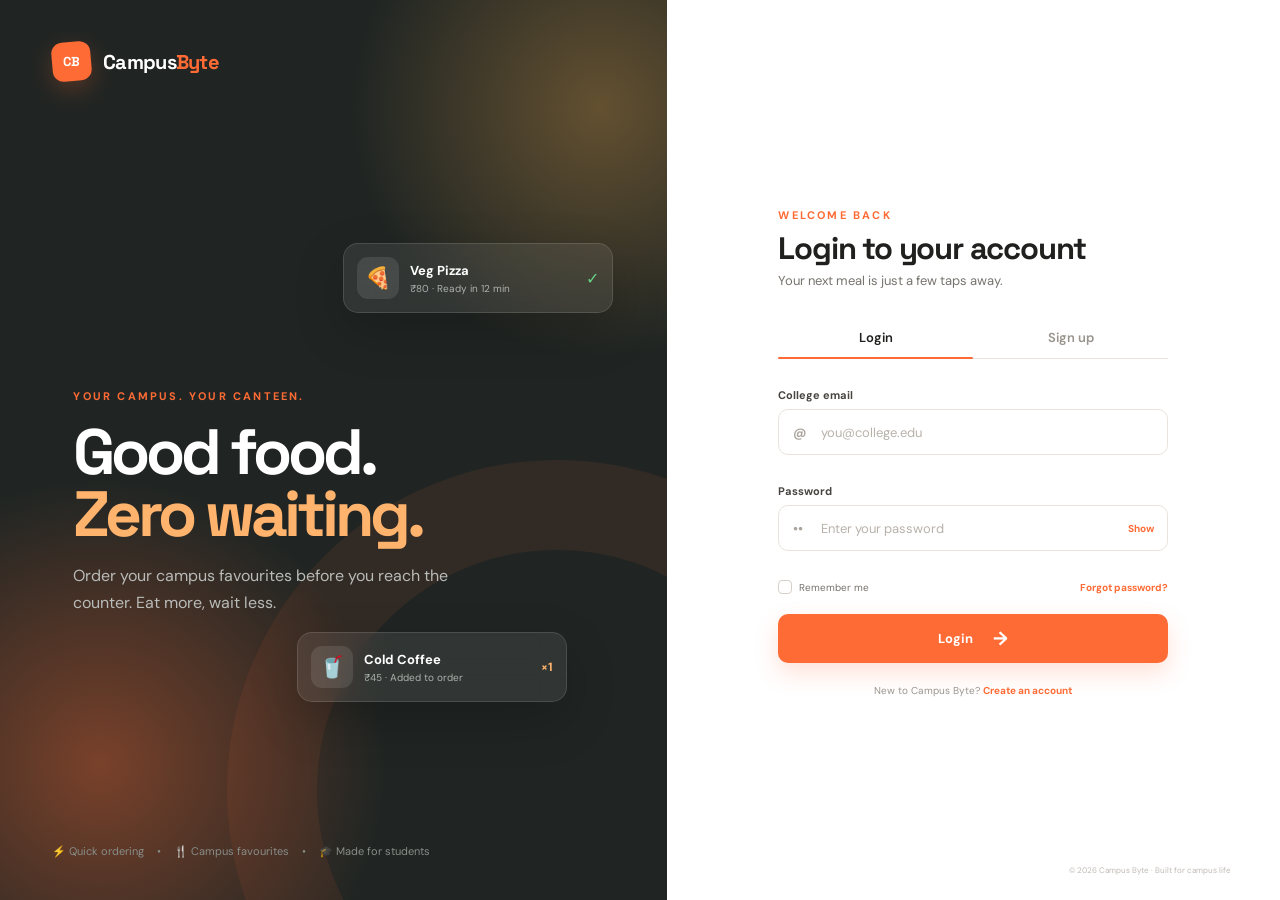
<file: frontend/index.html>
<!DOCTYPE html>
<html lang="en">
<head>
  <meta charset="UTF-8" />
  <meta name="viewport" content="width=device-width, initial-scale=1.0" />
  <title>Campus Byte — Student Canteen</title>

  <link rel="preconnect" href="https://fonts.googleapis.com">
  <link rel="preconnect" href="https://fonts.gstatic.com" crossorigin>
  <link href="https://fonts.googleapis.com/css2?family=DM+Sans:wght@400;500;600;700&family=Space+Grotesk:wght@500;600;700&display=swap" rel="stylesheet">

  <link rel="stylesheet" href="css/style.css" />
</head>

<body>

<main class="auth-page">

  <!-- LEFT BRAND PANEL -->
  <section class="brand-panel">

    <div class="brand">
      <div class="brand-mark">
        <span>CB</span>
      </div>
      <span class="brand-name">Campus<span>Byte</span></span>
    </div>

    <div class="hero-content">

      <div class="floating-card card-one">
        <span class="mini-icon">🍕</span>
        <div>
          <strong>Veg Pizza</strong>
          <small>₹80 · Ready in 12 min</small>
        </div>
        <span class="check">✓</span>
      </div>

      <div class="floating-card card-two">
        <span class="mini-icon">🥤</span>
        <div>
          <strong>Cold Coffee</strong>
          <small>₹45 · Added to order</small>
        </div>
        <span class="quantity">×1</span>
      </div>

      <div class="hero-copy">
        <span class="eyebrow">YOUR CAMPUS. YOUR CANTEEN.</span>

        <h1>
          Good food.<br>
          <em>Zero waiting.</em>
        </h1>

        <p>
          Order your campus favourites before you reach the counter.
          Eat more, wait less.
        </p>
      </div>

    </div>

    <div class="panel-footer">
      <span>⚡ Quick ordering</span>
      <span>•</span>
      <span>🍴 Campus favourites</span>
      <span>•</span>
      <span>🎓 Made for students</span>
    </div>

  </section>


  <!-- FORM PANEL -->
  <section class="form-panel">

    <div class="form-container">

      <div class="mobile-brand">
        <div class="brand-mark">
          <span>CB</span>
        </div>
        <span class="brand-name">Campus<span>Byte</span></span>
      </div>


      <div class="form-heading">
        <span class="welcome" id="welcomeText">WELCOME BACK</span>

        <h2 id="formTitle">
          Login to your account
        </h2>

        <p id="formSubtitle">
          Your next meal is just a few taps away.
        </p>
      </div>


      <!-- LOGIN / SIGNUP TABS -->
      <div class="tabs">

        <button
          class="tab active"
          type="button"
          data-mode="login">
          Login
        </button>

        <button
          class="tab"
          type="button"
          data-mode="signup">
          Sign up
        </button>

        <div class="tab-slider"></div>

      </div>

      <!-- Shows backend errors (e.g. "email already registered") -->
      <div class="server-message hidden" id="serverMessage"></div>

      <form id="authForm" novalidate>

        <!-- NAME -->
        <div class="signup-only hidden" id="nameField">

          <label for="name">
            Full name
          </label>

          <div class="input-wrap">

            <span class="input-icon">◯</span>

            <input
              type="text"
              id="name"
              placeholder="Your full name"
              autocomplete="name"
            />

          </div>

          <span class="error" id="nameError"></span>

        </div>


        <!-- ENROLLMENT NUMBER -->
        <div class="signup-only hidden" id="enrollField">

          <label for="enrollNo">
            Enrollment number
          </label>

          <div class="input-wrap">

            <span class="input-icon">#</span>

            <input
              type="text"
              id="enrollNo"
              placeholder="Enter your enrollment number"
              autocomplete="off"
            />

          </div>

          <span class="error" id="enrollError"></span>

        </div>


        <!-- COLLEGE -->
        <div class="signup-only hidden" id="collegeField">

          <label for="college">
            College
          </label>

          <div class="input-wrap select-wrap">

            <span class="input-icon">⌂</span>

            <select id="college" required>
              <option value="" selected disabled>
                Select your college
              </option>

              <option value="MVIT">
                MVIT
              </option>
            </select>

          </div>

          <span class="error" id="collegeError"></span>

        </div>


        <!-- EMAIL -->
        <div class="field">

          <label for="email">
            College email
          </label>

          <div class="input-wrap">

            <span class="input-icon">@</span>

            <input
              type="email"
              id="email"
              placeholder="you@college.edu"
              autocomplete="email"
            />

          </div>

          <span class="error" id="emailError"></span>

        </div>


        <!-- PASSWORD -->
        <div class="field">

          <label for="password">
            Password
          </label>

          <div class="input-wrap">

            <span class="input-icon">••</span>

            <input
              type="password"
              id="password"
              placeholder="Enter your password"
              autocomplete="current-password"
            />

            <button
              type="button"
              class="password-toggle"
              id="passwordToggle">
              Show
            </button>

          </div>

          <span class="error" id="passwordError"></span>

        </div>


        <!-- PASSWORD STRENGTH -->
        <div
          class="password-strength hidden"
          id="passwordStrength">

          <div class="strength-bars">
            <span></span>
            <span></span>
            <span></span>
            <span></span>
          </div>

          <small id="strengthText">
            Password strength
          </small>

        </div>


        <!-- LOGIN OPTIONS -->
        <div
          class="form-options"
          id="loginOptions">

          <label class="remember">

            <input type="checkbox" />

            <span class="custom-checkbox"></span>

            Remember me

          </label>

          <a href="#" id="forgotPassword">
            Forgot password?
          </a>

        </div>


        <!-- TERMS -->
        <label
          class="terms hidden"
          id="terms">

          <input
            type="checkbox"
            id="termsCheck"
          />

          <span class="custom-checkbox"></span>

          <span>
            I agree to the
            <a href="#">Terms</a>
            &
            <a href="#">Privacy Policy</a>.
          </span>

        </label>


        <!-- SUBMIT -->
        <button
          class="submit-btn"
          type="submit"
          id="submitBtn">

          <span id="submitText">
            Login
          </span>

          <span class="arrow">
            →
          </span>

        </button>

      </form>


      <!-- SWITCH LOGIN / SIGNUP -->
      <p
        class="switch-text"
        id="switchText">

        New to Campus Byte?

        <button
          type="button"
          id="switchBtn">
          Create an account
        </button>

      </p>


      <!-- SUCCESS -->
      <div
        class="success-message hidden"
        id="successMessage">

        <span>✓</span>

        <div>

          <strong>
            You're all set!
          </strong>

          <p id="successText">
            Welcome to Campus Byte.
          </p>

        </div>

      </div>

    </div>


    <div class="copyright">
      © 2026 Campus Byte · Built for campus life
    </div>

  </section>

</main>

<script src="js/config.js"></script>
<script src="js/script.js"></script>

</body>
</html>
</file>
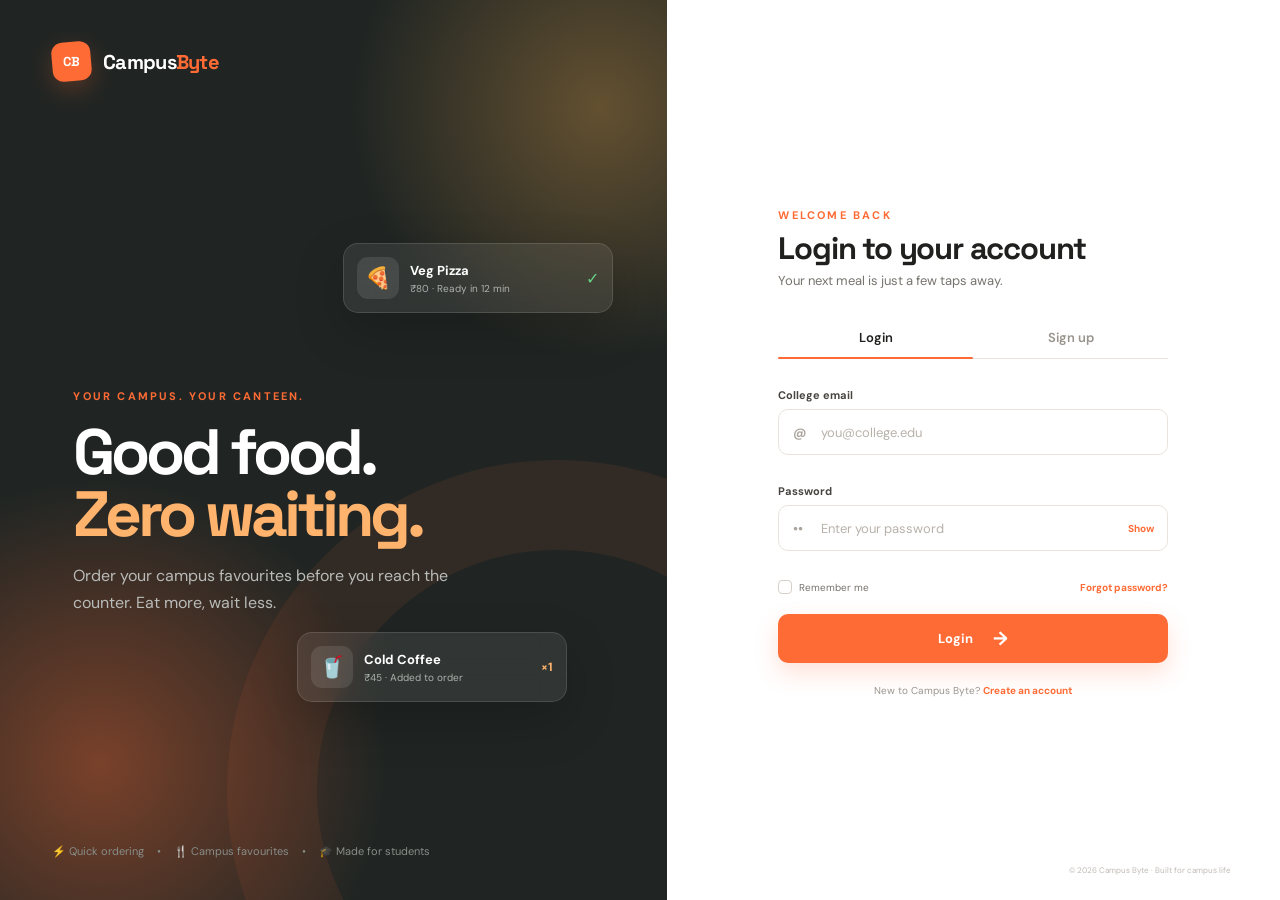
<file: frontend/owner/index.html>
<!DOCTYPE html>
<html lang="en">

<head>

  <meta charset="UTF-8">
  <meta name="viewport" content="width=device-width, initial-scale=1.0">

  <title>Campus Byte — Canteen</title>

  <link rel="preconnect" href="https://fonts.googleapis.com">
  <link rel="preconnect" href="https://fonts.gstatic.com" crossorigin>

  <link
    href="https://fonts.googleapis.com/css2?family=DM+Sans:wght@400;500;600;700&family=Space+Grotesk:wght@500;600;700&display=swap"
    rel="stylesheet">

  <link rel="stylesheet" href="css/owner.css">

</head>

<body>

  <header>

    <a class="brand" href="owner.html">

      <span>CB</span>

      <b>
        Campus<span>Byte</span>
      </b>

    </a>

    <nav class="owner-nav">

      <a href="index.html" class="active">
        Dashboard
      </a>

      <a href="owner-orders.html">
        📦 Today's Orders
      </a>

      <a href="#menu">
        🍛 Today's Menu
      </a>

      <a href="#scanner">
        📷 QR Scanner
      </a>

    </nav>

    <div class="right">

      <strong id="ownerName">
        Canteen
      </strong>

      <button id="logout">
        Logout
      </button>

    </div>

  </header>


  <main>

    <section class="hero">

      <div>

        <small>CANTEEN OWNER</small>

        <h1>
          Manage today's food. 🍛
        </h1>

        <p>
          Add food items and publish what students can order today.
        </p>

      </div>

      <div class="hero-icon">
        🍽️
      </div>

    </section>


    <section class="layout">


      <div class="panel">

        <div class="panel-title">

          <div>

            <small>FOOD ITEMS</small>

            <h2>
              Add a food item
            </h2>

          </div>

        </div>


        <form id="foodForm">

          <label>
            Food name

            <input id="foodName" required placeholder="e.g. Masala Dosa">

          </label>


          <label>

            Category

            <select id="category">

              <option>Meal</option>
              <option>Snack</option>
              <option>Rice</option>
              <option>Drink</option>

            </select>

          </label>


          <label>

            Description

            <textarea id="description" placeholder="Short description"></textarea>

          </label>


          <button class="primary">
            Add Food Item
          </button>

        </form>


        <p id="foodMessage" class="message"></p>

      </div>


      <div class="panel">

        <div class="panel-title">

          <div>

            <small>TODAY'S MENU</small>

            <h2>
              Publish menu item
            </h2>

          </div>

        </div>


        <form id="menuForm">

          <label>

            Food item

            <select id="foodSelect" required>

              <option value="">
                Choose food
              </option>

            </select>

          </label>


          <label>

            Price (₹)

            <input id="price" type="number" min="1" step="0.01" required placeholder="40">

          </label>


          <label>

            Available quantity

            <input id="quantity" type="number" min="0" placeholder="50">

          </label>


          <div class="two">

            <label>

              Order deadline

              <input id="deadline" type="time" value="10:00">

            </label>


            <label>

              Pickup starts

              <input id="pickupStart" type="time" value="12:30">

            </label>

          </div>


          <label>

            Pickup ends

            <input id="pickupEnd" type="time" value="13:30">

          </label>


          <button class="primary">

            Publish to Today's Menu

          </button>

        </form>


        <p id="menuMessage" class="message"></p>

      </div>

    </section>


    <section class="panel menu-panel" id="menu">

      <div class="panel-title">

        <div>

          <small>PREVIEW</small>

          <h2>
            Today's published menu
          </h2>

        </div>

        <button id="refresh" class="secondary">
          Refresh
        </button>

      </div>


      <div id="published" class="published">
        Loading...
      </div>

    </section>


    <section class="panel scanner-panel" id="scanner">

      <div class="panel-title">

        <div>
          <small>PICKUP</small>

          <h2>
            Scan Student QR
          </h2>
        </div>

      </div>

      <p class="scanner-description">
        Scan the student's pickup QR code to verify and complete the order.
      </p>

      <div class="scanner-box">

        <div id="qr-reader"></div>

      </div>

      <div class="scanner-controls">

        <button id="startScannerBtn" class="primary scanner-control-btn">
          📷 Start Scanner
        </button>

        <button id="stopScannerBtn" class="secondary scanner-control-btn" style="display: none;">
          ⏹ Stop Scanner
        </button>

      </div>

      <p id="scannerMessage" class="message">
        Scanner is currently off.
      </p>

      <div id="scanResult" class="scan-result" style="display: none;">

      </div>

    </section>

  </main>


  <script src="../js/config.js"></script>
  <script src="../js/html5-qrcode.min.js"></script>
  <script src="js/owner.js"></script>

</body>

</html>
</file>
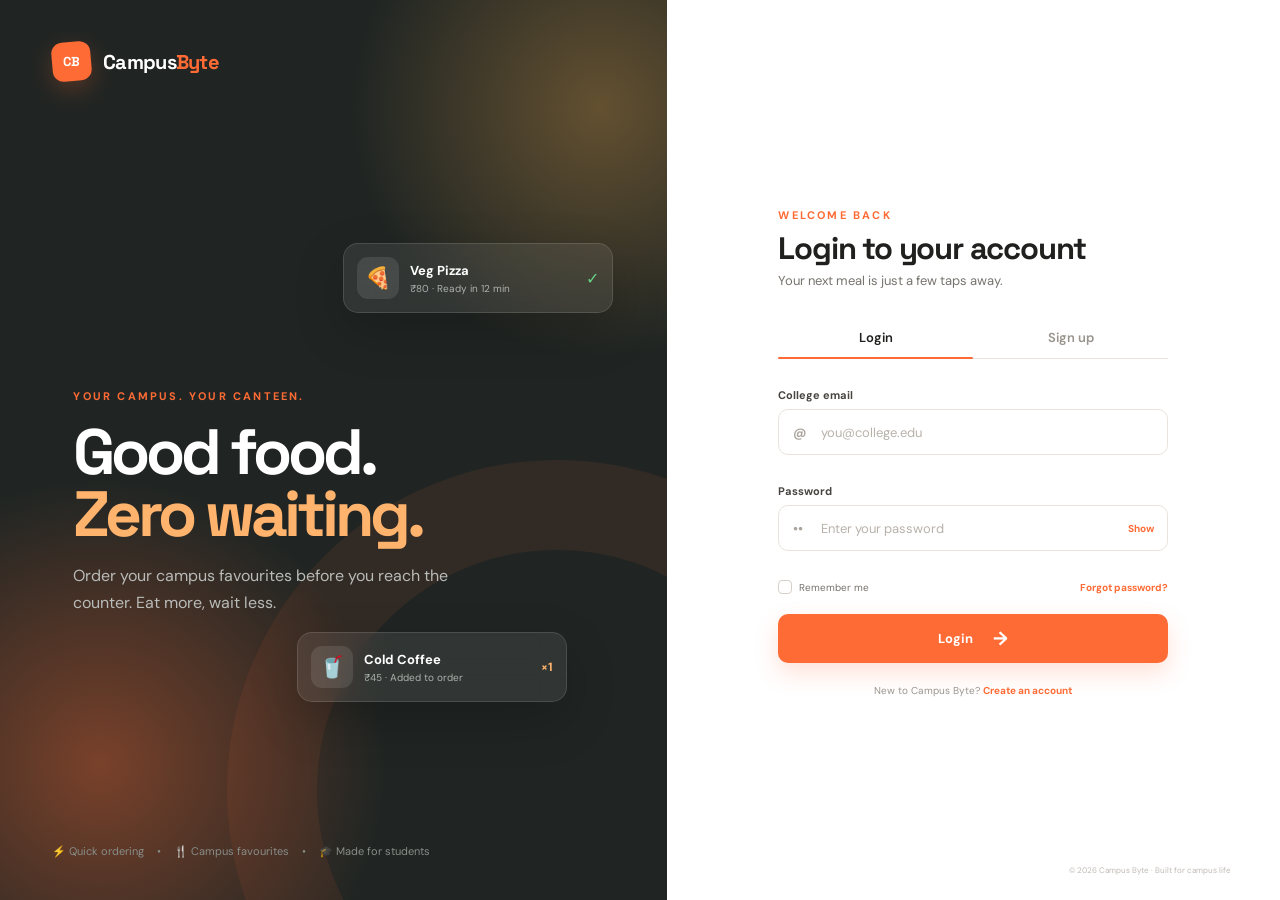
<file: frontend/cart.html>
<!DOCTYPE html>
<html lang="en">

<head>

  <meta charset="UTF-8">

  <meta
    name="viewport"
    content="width=device-width, initial-scale=1.0"
  >

  <title>Campus Byte — My Cart</title>

  <link rel="preconnect" href="https://fonts.googleapis.com">

  <link
    rel="preconnect"
    href="https://fonts.gstatic.com"
    crossorigin
  >

  <link
    href="https://fonts.googleapis.com/css2?family=DM+Sans:wght@400;500;600;700&family=Space+Grotesk:wght@500;600;700&display=swap"
    rel="stylesheet"
  >

  <link rel="stylesheet" href="css/cart.css">

</head>


<body>


<header class="topbar">

  <a class="brand" href="dashboard.html">

    <span class="brand-mark">CB</span>

    <span class="brand-name">
      Campus<span>Byte</span>
    </span>

  </a>


  <a class="back-btn" href="dashboard.html">
    ← Dashboard
  </a>

</header>



<main class="cart-page">


  <section class="cart-header">

    <span class="eyebrow">
      CAMPUS BYTE
    </span>

    <h1>
      My Cart 🛒
    </h1>

    <p>
      Review your selected food before placing your order.
    </p>

  </section>



  <div id="cartStatus" class="cart-status">
    Loading your cart...
  </div>



  <section class="cart-layout">


    <div id="cartItems" class="cart-items">
    </div>


    <aside class="summary-card">

      <h2>
        Order Summary
      </h2>


      <div class="summary-row">

        <span>
          Items
        </span>

        <strong id="summaryItems">
          0
        </strong>

      </div>


      <div class="summary-row">

        <span>
          Subtotal
        </span>

        <strong id="summarySubtotal">
          ₹0.00
        </strong>

      </div>


      <div class="summary-line"></div>


      <div class="total-row">

        <span>
          Total
        </span>

        <strong id="summaryTotal">
          ₹0.00
        </strong>

      </div>


      <!-- PAYMENT METHOD -->

      <div class="payment-section">

        <h3>
          Payment Method
        </h3>


        <label class="payment-option">

          <input
            type="radio"
            name="paymentMethod"
            value="ONLINE"
            checked
          >

          <span>
            💳 Pay Online
          </span>

        </label>


        <label class="payment-option">

          <input
            type="radio"
            name="paymentMethod"
            value="CASH"
          >

          <span>
            💵 Cash on Pickup
          </span>

        </label>

      </div>


      <button
        id="checkoutBtn"
        class="checkout-btn"
      >
        Place Order
      </button>

    </aside>


  </section>


</main>



<script src="js/cart.js"></script>

</body>

</html>
</file>
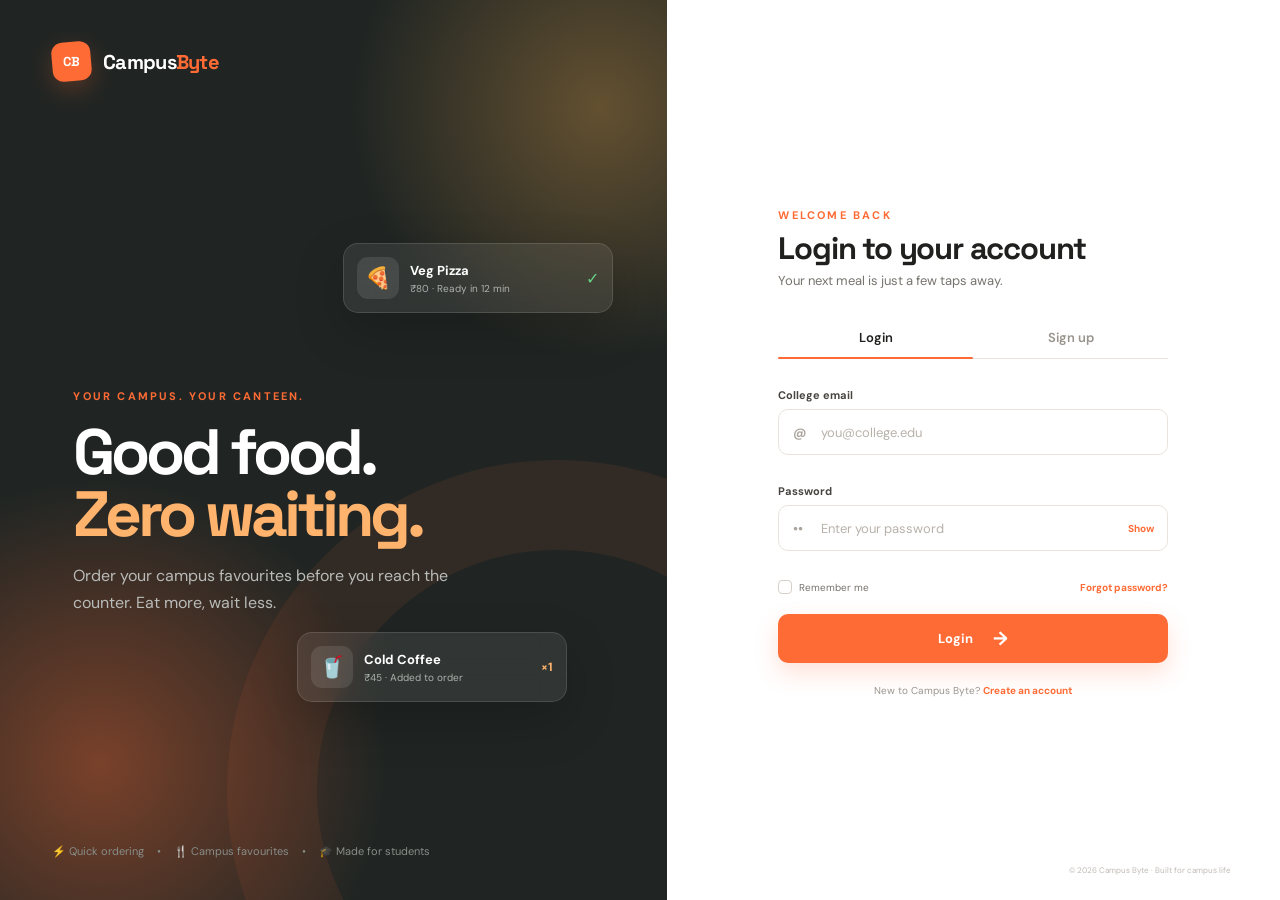
<file: frontend/dashboard.html>
<!DOCTYPE html>
<html lang="en">

<head>
  <meta charset="UTF-8">
  <meta name="viewport" content="width=device-width, initial-scale=1.0">

  <title>Campus Byte — Dashboard</title>

  <link rel="preconnect" href="https://fonts.googleapis.com">
  <link rel="preconnect" href="https://fonts.gstatic.com" crossorigin>

  <link
    href="https://fonts.googleapis.com/css2?family=DM+Sans:wght@400;500;600;700&family=Space+Grotesk:wght@500;600;700&display=swap"
    rel="stylesheet">

  <link rel="stylesheet" href="css/dashboard.css">
</head>

<body>

  <header class="topbar">

    <a class="brand" href="dashboard.html">
      <span class="brand-mark">CB</span>
      <span class="brand-name">Campus<span>Byte</span></span>
    </a>

    <nav class="nav-links">
      <a href="#" class="active">Dashboard</a>
      <a href="#todayMenu">Menu</a>
      <a href="orders.html" class="ordersAction">My Orders</a>
    </nav>

    <div class="user-area">
      <div class="user-avatar" id="userAvatar">S</div>

      <div class="user-info">
        <span class="user-label">Welcome back</span>
        <span id="welcomeName">Student</span>
      </div>

      <button id="logoutBtn">Logout</button>
    </div>

  </header>


  <main class="dashboard">

    <!-- HERO -->
    <section class="hero-card">

      <div class="hero-content">

        <span class="eyebrow">CAMPUS FOOD, SIMPLIFIED</span>

        <h1>
          Hey, <span id="heroName">Student</span> 👋
        </h1>

        <p>
          Your campus meals, orders and pickups — all in one place.
        </p>

        <button class="primary-btn" id="menuBtn">
          🍽️ Explore Today's Menu
        </button>

      </div>

      <div class="hero-visual">

        <div class="food-circle">🍛</div>

        <div class="floating-card card-one">
          <span>🍴</span>
          <div>
            <strong>Fresh Food</strong>
            <small>Made for campus</small>
          </div>
        </div>

        <div class="floating-card card-two">
          <span>⚡</span>
          <div>
            <strong>Quick Pickup</strong>
            <small>No long queues</small>
          </div>
        </div>

      </div>

    </section>


    <!-- QUICK STATS -->
    <section class="stats-grid">

      <div class="stat-card">
        <div class="stat-icon orange">🍱</div>
        <div>
          <span class="stat-label">Today's Menu</span>
          <strong id="menuCount">Loading...</strong>
        </div>
      </div>

      <div class="stat-card">
        <div class="stat-icon dark">🛒</div>
        <div>
          <span class="stat-label">My Cart</span>
          <strong>0 Items</strong>
        </div>
      </div>

      <div class="stat-card">
        <div class="stat-icon light">📦</div>
        <div>
          <span class="stat-label">Active Orders</span>
          <strong>0 Orders</strong>
        </div>
      </div>

    </section>


    <!-- TODAY'S MENU -->
    <section class="section" id="todayMenu">

      <div class="section-heading menu-heading">
        <div>
          <span class="eyebrow">AVAILABLE TODAY</span>
          <h2>Today's Menu</h2>
        </div>

        <button class="refresh-btn" id="refreshMenuBtn">
          ↻ Refresh
        </button>
      </div>

      <div id="menuStatus" class="menu-status">
        Loading today's menu...
      </div>

      <div id="menuGrid" class="menu-grid"></div>

    </section>


    <!-- QUICK ACTIONS -->
    <section class="section">

      <div class="section-heading">
        <div>
          <span class="eyebrow">QUICK ACCESS</span>
          <h2>What would you like to do?</h2>
        </div>
      </div>


      <div class="action-grid">

        <div class="action-card" id="menuAction">
          <div class="action-icon">🍛</div>

          <div class="action-content">
            <h3>Today's Menu</h3>
            <p>See today's available meals, snacks and prices.</p>
          </div>

          <span class="arrow">→</span>
        </div>


        <div class="action-card coming-soon">
          <div class="action-icon">🛒</div>

          <div class="action-content">
            <h3>My Cart</h3>
            <p>Review your selected food and place an order.</p>
          </div>

          <span class="arrow">→</span>
        </div>


        <div class="action-card" id="ordersAction">
          <div class="action-icon">📦</div>

          <div class="action-content">
            <h3>My Orders</h3>
            <p>Track your orders and check their current status.</p>
          </div>

          <span class="arrow">→</span>
        </div>


        <div class="action-card" id="pickupQrAction">
          <div class="action-icon">📱</div>

          <div class="action-content">
            <h3>Pickup QR</h3>
            <p>Access your QR code when your order is ready.</p>
          </div>

          <span class="arrow">→</span>
        </div>

      </div>

    </section>


    <!-- HOW IT WORKS -->
    <section class="section">

      <div class="section-heading">
        <div>
          <span class="eyebrow">CAMPUS BYTE</span>
          <h2>How it works</h2>
        </div>
      </div>


      <div class="steps">

        <div class="step">
          <span class="step-number">01</span>
          <div>
            <h3>Choose your food</h3>
            <p>Browse the meals available at your campus canteen.</p>
          </div>
        </div>


        <div class="step">
          <span class="step-number">02</span>
          <div>
            <h3>Place your order</h3>
            <p>Add your food to the cart and complete checkout.</p>
          </div>
        </div>


        <div class="step">
          <span class="step-number">03</span>
          <div>
            <h3>Pick it up</h3>
            <p>Show your order QR code and collect your food.</p>
          </div>
        </div>

      </div>

    </section>


    <footer>
      <span>Campus<span>Byte</span></span>
      <p>Smart Food. Better Campus.</p>
    </footer>

  </main>


  <script src="js/dashboard.js"></script>

</body>

</html>
</file>
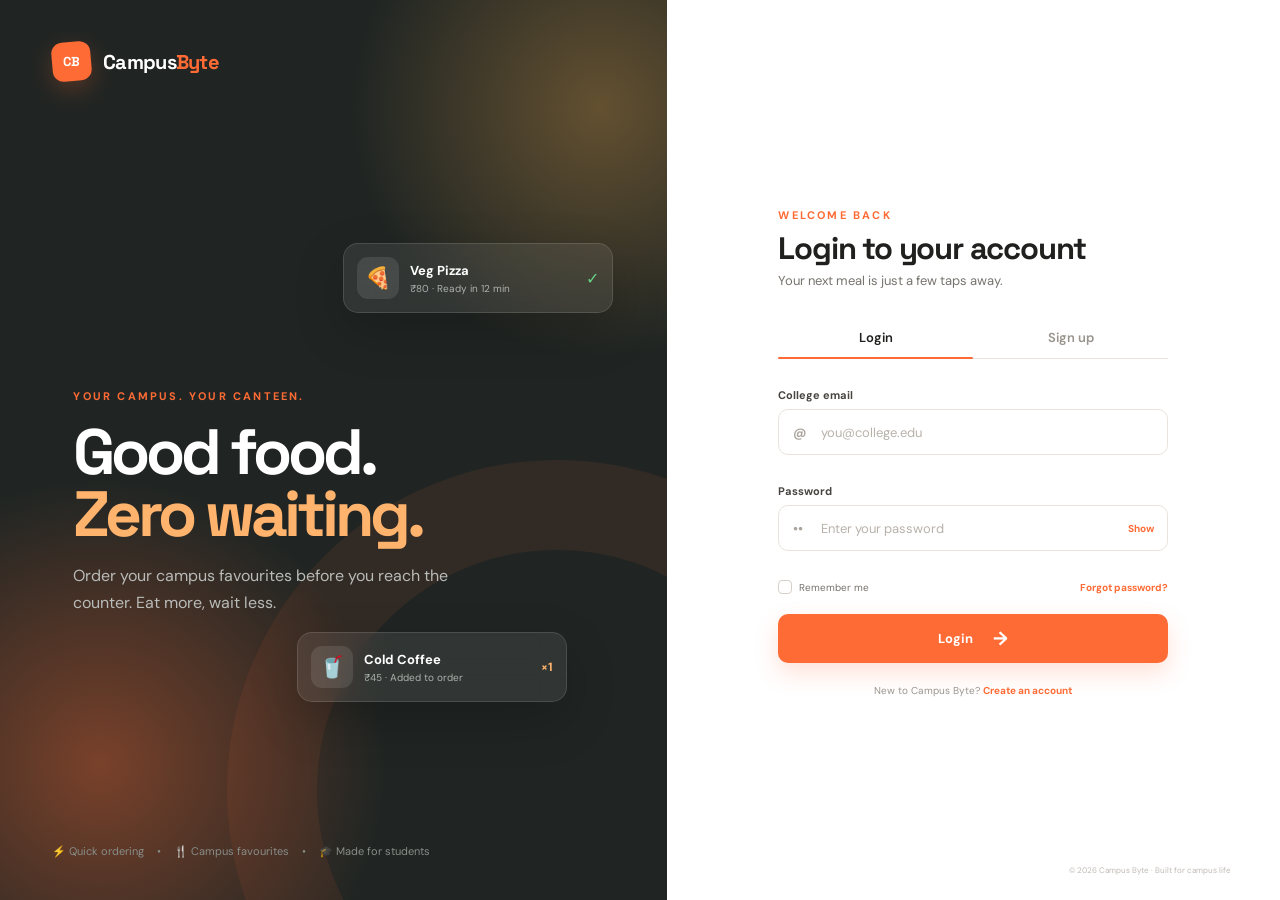
<file: frontend/menu.html>
<!DOCTYPE html>
<html lang="en">

<head>
  <meta charset="UTF-8">
  <meta name="viewport" content="width=device-width, initial-scale=1.0">

  <title>Campus Byte — Today's Menu</title>

  <link rel="preconnect" href="https://fonts.googleapis.com">
  <link rel="preconnect" href="https://fonts.gstatic.com" crossorigin>

  <link href="https://fonts.googleapis.com/css2?family=DM+Sans:wght@400;500;600;700&family=Space+Grotesk:wght@500;600;700&display=swap" rel="stylesheet">

  <link rel="stylesheet" href="css/menu.css">
</head>

<body>

<header class="topbar">

  <a class="brand" href="dashboard.html">
    <span class="brand-mark">CB</span>
    <span class="brand-name">Campus<span>Byte</span></span>
  </a>

  <div class="top-actions">
    <a href="dashboard.html">Dashboard</a>
    <button id="logoutBtn">Logout</button>
  </div>

</header>


<main>

  <section class="intro">

    <span class="eyebrow">TODAY'S MENU</span>

    <h1>What's cooking today? 🍛</h1>

    <p>
      Choose your favourite food from today's available menu.
    </p>

  </section>


  <div id="message" class="message">
    Loading today's menu...
  </div>


  <section id="menuGrid" class="menu-grid"></section>

</main>


<script src="js/config.js"></script>
<script src="js/menu.js"></script>

</body>

</html>
</file>
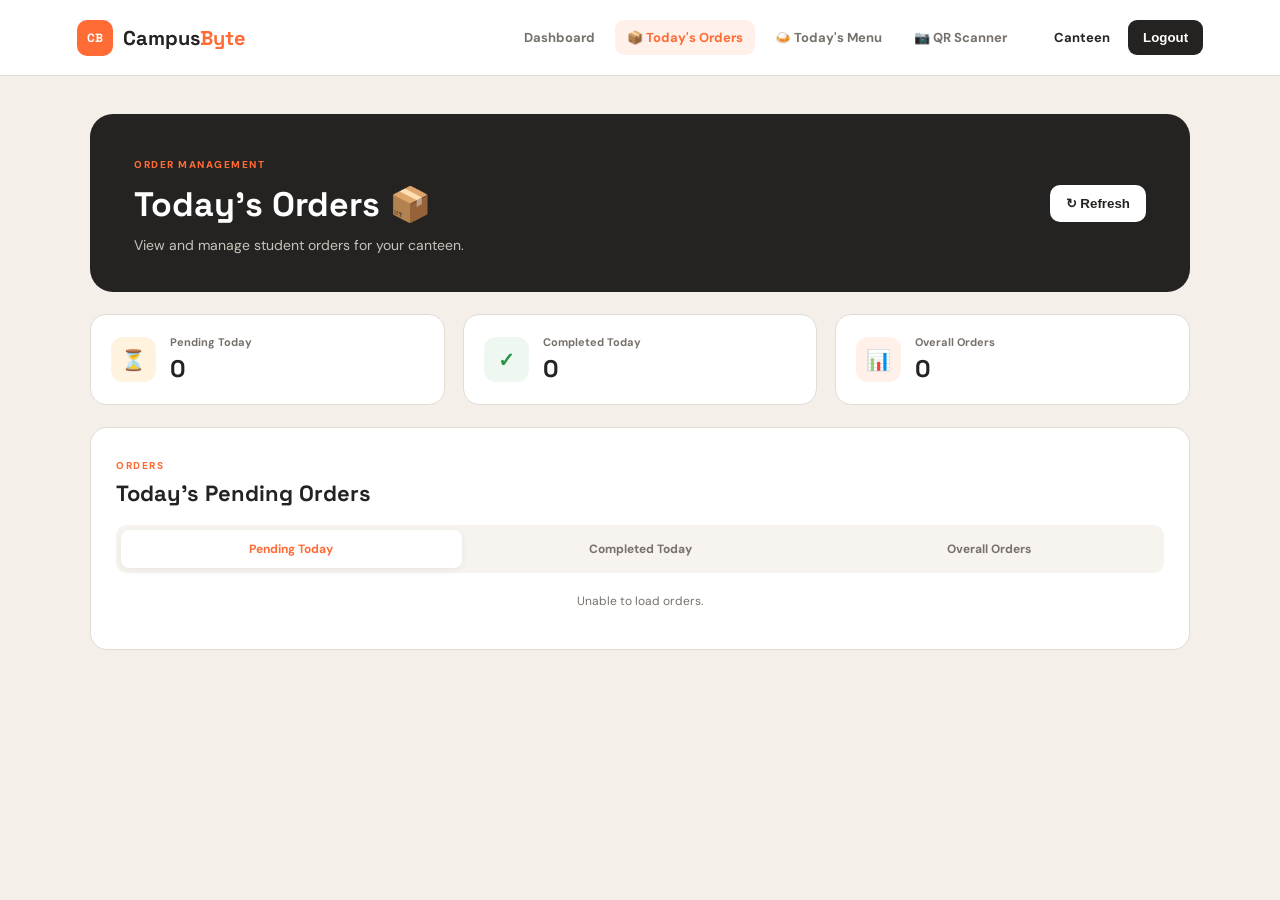
<file: frontend/owner/owner-orders.html>
<!DOCTYPE html>
<html lang="en">

<head>

  <meta charset="UTF-8">
  <meta name="viewport" content="width=device-width, initial-scale=1.0">

  <title>Campus Byte — Today's Orders</title>

  <link rel="preconnect" href="https://fonts.googleapis.com">
  <link rel="preconnect" href="https://fonts.gstatic.com" crossorigin>

  <link
    href="https://fonts.googleapis.com/css2?family=DM+Sans:wght@400;500;600;700&family=Space+Grotesk:wght@500;600;700&display=swap"
    rel="stylesheet">

  <link rel="stylesheet" href="css/owner-orders.css">

</head>

<body>

  <!-- =========================
       NAVBAR
       ========================= -->

  <header>

    <a class="brand" href="index.html">

      <span>CB</span>

      <b>
        Campus<span>Byte</span>
      </b>

    </a>

    <nav class="owner-nav">

      <a href="index.html">
        Dashboard
      </a>

      <a href="owner-orders.html" class="active">
        📦 Today's Orders
      </a>

      <a href="index.html#menu">
        🍛 Today's Menu
      </a>

      <a href="index.html#scanner">
        📷 QR Scanner
      </a>

    </nav>

    <div class="right">

      <strong id="ownerName">
        Canteen
      </strong>

      <button id="logout">
        Logout
      </button>

    </div>

  </header>


  <main>

    <!-- =========================
         PAGE HEADER
         ========================= -->

    <section class="page-header">

      <div>

        <small>ORDER MANAGEMENT</small>

        <h1>
          Today's Orders 📦
        </h1>

        <p>
          View and manage student orders for your canteen.
        </p>

      </div>

      <button id="refreshOrders" class="refresh-btn">
        ↻ Refresh
      </button>

    </section>


    <!-- =========================
         ORDER SUMMARY
         ========================= -->

    <section class="summary-grid">

      <div class="summary-card">

        <span class="summary-icon pending">
          ⏳
        </span>

        <div>
          <small>Pending Today</small>
          <strong id="pendingCount">0</strong>
        </div>

      </div>


      <div class="summary-card">

        <span class="summary-icon completed">
          ✓
        </span>

        <div>
          <small>Completed Today</small>
          <strong id="completedCount">0</strong>
        </div>

      </div>


      <div class="summary-card">

        <span class="summary-icon overall">
          📊
        </span>

        <div>
          <small>Overall Orders</small>
          <strong id="overallCount">0</strong>
        </div>

      </div>

    </section>


    <!-- =========================
         ORDER TABS
         ========================= -->

    <section class="orders-panel">

      <div class="orders-heading">

        <div>

          <small>ORDERS</small>

          <h2 id="ordersTitle">
            Today's Pending Orders
          </h2>

        </div>

      </div>


      <div class="order-tabs">

        <button
          class="order-tab active"
          data-view="pending">
          Pending Today
        </button>

        <button
          class="order-tab"
          data-view="completed">
          Completed Today
        </button>

        <button
          class="order-tab"
          data-view="all">
          Overall Orders
        </button>

      </div>


      <p id="ordersMessage" class="orders-message">
        Loading orders...
      </p>


      <div id="ordersList" class="orders-list">

      </div>

    </section>

  </main>


  <script src="../js/config.js"></script>
  <script src="js/owner-orders.js"></script>

</body>

</html>
</file>
<file: frontend/css/style.css>
:root {
  --orange: #ff6b35;
  --orange-dark: #e95522;
  --ink: #20201f;
  --muted: #77736e;
  --line: #e8e3dd;
  --green: #48a868;
  --white: #ffffff;
}

* {
  box-sizing: border-box;
  margin: 0;
  padding: 0;
}

body {
  min-height: 100vh;
  font-family: "DM Sans", sans-serif;
  background: #f4efe9;
  color: var(--ink);
}

button,
input,
select {
  font: inherit;
}

button {
  cursor: pointer;
}

.auth-page {
  width: min(1280px, 100%);
  min-height: 100vh;
  margin: auto;
  display: grid;
  grid-template-columns: 1fr 0.92fr;
  background: var(--white);
  overflow: hidden;
}

/* BRAND PANEL */

.brand-panel {
  position: relative;
  min-height: 100vh;
  padding: 42px 52px;
  color: white;
  overflow: hidden;

  background:
    radial-gradient(
      circle at 90% 12%,
      rgba(255, 180, 80, 0.3),
      transparent 25%
    ),
    radial-gradient(
      circle at 15% 85%,
      rgba(255, 107, 53, 0.4),
      transparent 30%
    ),
    #202523;
}

.brand-panel::before {
  content: "";
  position: absolute;
  width: 480px;
  height: 480px;
  right: -220px;
  bottom: -220px;
  border-radius: 50%;
  border: 90px solid rgba(255, 107, 53, 0.08);
}

.brand {
  position: relative;
  z-index: 2;
  display: flex;
  align-items: center;
  gap: 12px;
}

.brand-mark {
  width: 39px;
  height: 39px;
  display: grid;
  place-items: center;
  border-radius: 11px;
  background: var(--orange);
  transform: rotate(-5deg);
  box-shadow: 0 8px 25px rgba(255, 107, 53, 0.25);
}

.brand-mark span {
  font-family: "Space Grotesk", sans-serif;
  font-size: 13px;
  font-weight: 700;
  transform: rotate(5deg);
}

.brand-name {
  font-family: "Space Grotesk", sans-serif;
  font-size: 20px;
  font-weight: 700;
  letter-spacing: -0.7px;
}

.brand-name span {
  color: var(--orange);
}

.hero-content {
  position: absolute;
  inset: 0;
  display: flex;
  flex-direction: column;
  justify-content: center;
  padding: 100px 11% 80px;
}

.hero-copy {
  max-width: 500px;
  margin-top: 80px;
}

.eyebrow,
.welcome {
  color: var(--orange);
  font-size: 11px;
  font-weight: 700;
  letter-spacing: 2.2px;
}

.hero-copy h1 {
  margin: 16px 0;
  font-family: "Space Grotesk", sans-serif;
  font-size: clamp(48px, 5vw, 72px);
  line-height: 0.98;
  letter-spacing: -4px;
}

.hero-copy h1 em {
  color: #ffb36d;
  font-style: normal;
}

.hero-copy p {
  max-width: 410px;
  color: #b9bbb8;
  font-size: 16px;
  line-height: 1.7;
}

.floating-card {
  position: absolute;
  z-index: 3;
  width: 270px;
  padding: 13px;
  display: flex;
  align-items: center;
  gap: 11px;
  border: 1px solid rgba(255, 255, 255, 0.12);
  border-radius: 15px;
  background: rgba(255, 255, 255, 0.08);
  backdrop-filter: blur(14px);
  box-shadow: 0 18px 50px rgba(0, 0, 0, 0.2);
  animation: float 5s ease-in-out infinite;
}

.card-one {
  top: 27%;
  right: 8%;
}

.card-two {
  right: 15%;
  bottom: 22%;
  animation-delay: -2s;
}

.mini-icon {
  width: 42px;
  height: 42px;
  display: grid;
  place-items: center;
  flex-shrink: 0;
  border-radius: 11px;
  background: rgba(255, 255, 255, 0.1);
  font-size: 21px;
}

.floating-card div {
  flex: 1;
}

.floating-card strong,
.floating-card small {
  display: block;
}

.floating-card strong {
  font-size: 13px;
}

.floating-card small {
  margin-top: 3px;
  color: #aeb2ae;
  font-size: 10px;
}

.check {
  color: #67d487;
  font-size: 16px;
}

.quantity {
  color: #ffb36d;
  font-size: 12px;
  font-weight: 700;
}

.panel-footer {
  position: absolute;
  z-index: 2;
  bottom: 42px;
  left: 52px;
  display: flex;
  gap: 13px;
  color: #888d89;
  font-size: 11px;
}

/* FORM PANEL */

.form-panel {
  position: relative;
  display: flex;
  justify-content: center;
  align-items: center;
  min-height: 100vh;
  padding: 50px 8%;
}

.form-container {
  width: min(390px, 100%);
}

.mobile-brand {
  display: none;
}

.form-heading {
  margin-bottom: 27px;
}

.form-heading h2 {
  margin: 7px 0;
  font-family: "Space Grotesk", sans-serif;
  font-size: 31px;
  line-height: 1.1;
  letter-spacing: -1.2px;
}

.form-heading p {
  color: var(--muted);
  font-size: 13px;
}

/* TABS */

.tabs {
  position: relative;
  display: grid;
  grid-template-columns: 1fr 1fr;
  margin-bottom: 29px;
  border-bottom: 1px solid var(--line);
}

.tab {
  position: relative;
  height: 42px;
  border: 0;
  background: transparent;
  color: #99938c;
  font-size: 13px;
  font-weight: 600;
}

.tab.active {
  color: var(--ink);
}

.tab-slider {
  position: absolute;
  left: 0;
  bottom: -1px;
  width: 50%;
  height: 2px;
  border-radius: 4px;
  background: var(--orange);
  transition: transform 0.3s ease;
}

.tabs.signup .tab-slider {
  transform: translateX(100%);
}

/* FIELDS */

.field,
.signup-only {
  margin-bottom: 13px;
}

label {
  display: block;
  margin-bottom: 7px;
  color: #474440;
  font-size: 11px;
  font-weight: 700;
}

.input-wrap {
  position: relative;
}

.input-wrap input,
.input-wrap select {
  width: 100%;
  height: 46px;
  padding: 0 42px;
  border: 1px solid var(--line);
  border-radius: 10px;
  outline: none;
  color: var(--ink);
  background: #fff;
  font-size: 13px;
  transition: 0.2s ease;
}

.input-wrap input::placeholder {
  color: #b8b2ab;
}

.input-wrap input:focus,
.input-wrap select:focus {
  border-color: var(--orange);
  box-shadow: 0 0 0 3px rgba(255, 107, 53, 0.09);
}

.input-icon {
  position: absolute;
  z-index: 1;
  top: 50%;
  left: 15px;
  transform: translateY(-50%);
  color: #aaa49d;
  font-size: 13px;
  font-weight: 700;
  pointer-events: none;
}

/* SELECT */

.select-wrap::after {
  content: "⌄";
  position: absolute;
  top: 50%;
  right: 15px;
  transform: translateY(-50%);
  color: #aaa49d;
  pointer-events: none;
}

.input-wrap select {
  appearance: none;
  -webkit-appearance: none;
  padding-right: 40px;
  cursor: pointer;
}

.input-wrap select option {
  color: var(--ink);
}

/* PASSWORD */

.password-toggle {
  position: absolute;
  top: 50%;
  right: 14px;
  transform: translateY(-50%);
  border: 0;
  background: transparent;
  color: var(--orange);
  font-size: 10px;
  font-weight: 700;
}

.error {
  display: block;
  min-height: 13px;
  margin-top: 3px;
  color: #dc4b43;
  font-size: 10px;
}

.input-wrap.invalid input,
.input-wrap.invalid select {
  border-color: #e26a62;
}

/* PASSWORD STRENGTH */

.password-strength {
  margin-top: -3px;
  margin-bottom: 14px;
}

.strength-bars {
  display: flex;
  gap: 4px;
}

.strength-bars span {
  height: 3px;
  flex: 1;
  border-radius: 3px;
  background: #e6e1dc;
}

.password-strength[data-level="1"] .strength-bars span:first-child {
  background: #e25b50;
}

.password-strength[data-level="2"] .strength-bars span:nth-child(-n+2) {
  background: #e9a33b;
}

.password-strength[data-level="3"] .strength-bars span:nth-child(-n+3) {
  background: #80ae50;
}

.password-strength[data-level="4"] .strength-bars span {
  background: var(--green);
}

.password-strength small {
  display: block;
  margin-top: 5px;
  color: #9d9790;
  font-size: 9px;
}

/* OPTIONS */

.form-options,
.terms {
  display: flex;
  align-items: center;
  justify-content: space-between;
  margin: 2px 0 20px;
  color: var(--muted);
  font-size: 10px;
}

.remember,
.terms {
  display: flex;
  align-items: center;
  gap: 7px;
  margin: 0;
  color: var(--muted);
  font-size: 10px;
  font-weight: 400;
}

.remember input,
.terms input {
  display: none;
}

.custom-checkbox {
  width: 14px;
  height: 14px;
  display: inline-block;
  flex-shrink: 0;
  border: 1px solid #d5d0ca;
  border-radius: 4px;
  transition: 0.2s;
}

.remember input:checked + .custom-checkbox,
.terms input:checked + .custom-checkbox {
  border-color: var(--orange);
  background: var(--orange);
  box-shadow: inset 0 0 0 3px white;
}

.form-options a,
.terms a,
.switch-text button {
  color: var(--orange);
  text-decoration: none;
  font-weight: 700;
}

/* BUTTON */

.submit-btn {
  width: 100%;
  height: 49px;
  display: flex;
  align-items: center;
  justify-content: center;
  gap: 20px;
  border: 0;
  border-radius: 10px;
  background: var(--orange);
  color: white;
  font-size: 13px;
  font-weight: 700;
  box-shadow: 0 10px 24px rgba(255, 107, 53, 0.2);
  transition: 0.2s ease;
}

.submit-btn:hover {
  background: var(--orange-dark);
  transform: translateY(-1px);
}

.submit-btn:disabled {
  opacity: 0.7;
  cursor: wait;
}

.arrow {
  font-size: 19px;
  transition: transform 0.2s;
}

.submit-btn:hover .arrow {
  transform: translateX(4px);
}

/* DIVIDER */

.divider {
  display: flex;
  align-items: center;
  gap: 12px;
  margin: 20px 0 15px;
  color: #b1aaa3;
  font-size: 9px;
}

.divider::before,
.divider::after {
  content: "";
  height: 1px;
  flex: 1;
  background: var(--line);
}

/* GOOGLE */

.google-btn {
  width: 100%;
  height: 46px;
  display: flex;
  align-items: center;
  justify-content: center;
  gap: 10px;
  border: 1px solid var(--line);
  border-radius: 10px;
  background: white;
  color: #4c4946;
  font-size: 11px;
  font-weight: 600;
  transition: 0.2s;
}

.google-btn:hover {
  background: #faf8f5;
  border-color: #d9d2ca;
}

.google-logo {
  font-family: Arial, sans-serif;
  color: #4285f4;
  font-size: 16px;
  font-weight: 700;
}

/* SERVER MESSAGE (backend errors, e.g. "email already registered") */

.server-message {
  margin-bottom: 16px;
  padding: 10px 12px;
  border-radius: 10px;
  background: #fdecea;
  color: #b3261e;
  font-size: 11px;
  font-weight: 600;
}

/* SWITCH */

.switch-text {
  margin-top: 21px;
  text-align: center;
  color: #9a948e;
  font-size: 10px;
}

.switch-text button {
  border: 0;
  padding: 0;
  background: transparent;
  font-size: 10px;
}

/* SUCCESS */

.success-message {
  display: flex;
  align-items: center;
  gap: 11px;
  margin-top: 17px;
  padding: 12px;
  border-radius: 10px;
  background: #eff9f1;
  color: #388a50;
  animation: fadeIn 0.3s ease;
}

.success-message > span {
  width: 25px;
  height: 25px;
  display: grid;
  place-items: center;
  border-radius: 50%;
  background: #d9f1df;
  font-size: 12px;
}

.success-message strong {
  font-size: 11px;
}

.success-message p {
  margin-top: 2px;
  color: #67916f;
  font-size: 9px;
}

/* FOOTER */

.copyright {
  position: absolute;
  right: 8%;
  bottom: 25px;
  color: #c0bbb5;
  font-size: 8px;
}

.hidden {
  display: none !important;
}

/* ANIMATION */

@keyframes float {
  0%,
  100% {
    transform: translateY(0) rotate(0deg);
  }

  50% {
    transform: translateY(-9px) rotate(1deg);
  }
}

@keyframes fadeIn {
  from {
    opacity: 0;
    transform: translateY(5px);
  }

  to {
    opacity: 1;
    transform: translateY(0);
  }
}

/* RESPONSIVE */

@media (max-width: 900px) {

  .auth-page {
    grid-template-columns: 1fr;
  }

  .brand-panel {
    display: none;
  }

  .form-panel {
    min-height: 100vh;
    padding: 40px 24px 70px;
  }

  .form-container {
    width: min(400px, 100%);
  }

  .mobile-brand {
    display: flex;
    align-items: center;
    justify-content: center;
    gap: 10px;
    margin-bottom: 45px;
  }

  .mobile-brand .brand-mark {
    width: 34px;
    height: 34px;
  }

  .mobile-brand .brand-name {
    font-size: 18px;
  }

  .copyright {
    right: 0;
    bottom: 18px;
    width: 100%;
    text-align: center;
  }
}

@media (max-width: 430px) {

  .form-panel {
    padding: 28px 20px 60px;
  }

  .mobile-brand {
    margin-bottom: 35px;
  }

  .form-heading h2 {
    font-size: 28px;
  }

}
</file>
<file: frontend/owner/css/owner.css>
:root {
  --cream: #f4efe9;
  --orange: #ff6b35;
  --ink: #252321;
  --muted: #77716b;
  --line: #e2dbd4;
  --soft: #fff1ea;
}

* {
  box-sizing: border-box;
  margin: 0;
  padding: 0;
}

body {
  background: var(--cream);
  color: var(--ink);
  font-family: "DM Sans", sans-serif;
}

header {
  height: 76px;
  background: white;
  border-bottom: 1px solid var(--line);

  padding: 0 6%;

  display: flex;
  align-items: center;
  justify-content: space-between;
}

.brand {
  display: flex;
  align-items: center;
  gap: 10px;

  text-decoration: none;
  color: var(--ink);
}

.brand > span {
  width: 36px;
  height: 36px;

  border-radius: 10px;

  background: var(--orange);
  color: white;

  display: grid;
  place-items: center;

  font: 700 12px "Space Grotesk";
}

.brand b {
  font: 700 20px "Space Grotesk";
}

.brand b span {
  color: var(--orange);
}

.right {
  display: flex;
  align-items: center;
  gap: 18px;

  font-size: 13px;
}

.right button,
.secondary {
  border: 0;
  border-radius: 9px;

  padding: 10px 15px;

  background: var(--ink);
  color: white;

  font-weight: 700;
  cursor: pointer;
}

.right button:hover,
.secondary:hover {
  background: var(--orange);
}

main {
  width: min(1100px, 88%);
  margin: 38px auto 60px;
}

.hero {
  background: var(--ink);
  color: white;

  border-radius: 23px;

  padding: 42px 48px;

  display: flex;
  justify-content: space-between;
  align-items: center;

  margin-bottom: 22px;
}

.hero small,
.panel-title small {
  font-size: 10px;
  color: var(--orange);

  font-weight: 800;
  letter-spacing: 1.5px;
}

.hero h1 {
  font: 700 34px "Space Grotesk";
  margin: 10px 0;
}

.hero p {
  color: #c9c2bb;
  font-size: 14px;
}

.hero-icon {
  width: 105px;
  height: 105px;

  border-radius: 25px;

  background: #4a3026;

  display: grid;
  place-items: center;

  font-size: 50px;
}

.layout {
  display: grid;
  grid-template-columns: 1fr 1fr;
  gap: 18px;
}

.panel {
  background: white;

  border: 1px solid var(--line);
  border-radius: 17px;

  padding: 25px;
}

.panel-title {
  display: flex;
  justify-content: space-between;
  align-items: center;

  margin-bottom: 20px;
}

.panel-title h2 {
  font: 700 20px "Space Grotesk";
  margin-top: 5px;
}

form {
  display: flex;
  flex-direction: column;
  gap: 13px;
}

label {
  font-size: 11px;
  font-weight: 700;
}

input,
select,
textarea {
  width: 100%;

  margin-top: 6px;

  padding: 11px 12px;

  border: 1px solid var(--line);
  border-radius: 9px;

  background: white;

  font: 13px "DM Sans";

  outline: none;
}

input:focus,
select:focus,
textarea:focus {
  border-color: var(--orange);
}

textarea {
  height: 70px;
  resize: vertical;
}

.two {
  display: grid;
  grid-template-columns: 1fr 1fr;
  gap: 10px;
}

.primary {
  border: 0;
  border-radius: 9px;

  padding: 12px;

  background: var(--orange);
  color: white;

  font-weight: 700;

  cursor: pointer;
}

.primary:hover {
  background: #e85a28;
}

.message {
  color: var(--muted);
  font-size: 11px;

  margin-top: 10px;

  min-height: 16px;
}

.menu-panel {
  margin-top: 18px;
}

.secondary {
  font-size: 11px;
}

.published {
  display: grid;
  grid-template-columns: repeat(3, 1fr);
  gap: 12px;
}

.item {
  border: 1px solid var(--line);
  border-radius: 12px;

  padding: 16px;
}

.item h3 {
  font: 700 15px "Space Grotesk";
}

.item p {
  color: var(--muted);
  font-size: 11px;

  margin: 6px 0;
}

.item strong {
  font: 700 15px "Space Grotesk";
}

.badge {
  display: inline-block;

  background: var(--soft);
  color: var(--orange);

  font-size: 9px;
  font-weight: 800;

  padding: 5px 8px;

  border-radius: 20px;

  margin-bottom: 10px;
}

@media (max-width: 800px) {

  .layout {
    grid-template-columns: 1fr;
  }

  .published {
    grid-template-columns: 1fr 1fr;
  }

}

@media (max-width: 550px) {

  .hero {
    padding: 30px;
  }

  .hero-icon {
    display: none;
  }

  .published {
    grid-template-columns: 1fr;
  }

  .two {
    grid-template-columns: 1fr;
  }

}

/* =========================
   OWNER ORDERS
   ========================= */

.orders-panel {
  margin-top: 28px;
}

.owner-orders {
  display: grid;
  gap: 18px;
  margin-top: 18px;
}

.owner-order-card {
  background: #ffffff;
  border: 1px solid #e7e7e7;
  border-radius: 18px;
  padding: 22px;
  box-shadow: 0 8px 24px rgba(0, 0, 0, 0.06);
}

.owner-order-header {
  display: flex;
  justify-content: space-between;
  align-items: center;
  gap: 16px;
  padding-bottom: 16px;
  border-bottom: 1px solid #eeeeee;
}

.order-label {
  display: block;
  font-size: 11px;
  font-weight: 700;
  letter-spacing: 1.5px;
  color: #888;
  margin-bottom: 4px;
}

.owner-order-header h3 {
  margin: 0;
  font-family: "Space Grotesk", sans-serif;
  font-size: 20px;
}

.order-status {
  padding: 7px 12px;
  border-radius: 999px;
  background: #fff3df;
  color: #b56500;
  font-size: 12px;
  font-weight: 700;
}

.order-student {
  display: flex;
  flex-direction: column;
  gap: 4px;
  padding: 16px 0;
}

.order-student strong {
  font-size: 15px;
}

.order-student span {
  font-size: 13px;
  color: #777;
}

.order-foods {
  display: flex;
  flex-direction: column;
  gap: 10px;
  padding: 15px 0;
  border-top: 1px solid #eeeeee;
  border-bottom: 1px solid #eeeeee;
}

.order-food {
  display: grid;
  grid-template-columns: 1fr auto auto;
  align-items: center;
  gap: 20px;
  font-size: 14px;
}

.order-food span:nth-child(2) {
  color: #777;
}

.order-food strong {
  min-width: 75px;
  text-align: right;
}

.owner-order-footer {
  display: flex;
  justify-content: space-between;
  align-items: center;
  gap: 20px;
  padding-top: 16px;
}

.owner-order-footer > div {
  display: flex;
  flex-wrap: wrap;
  gap: 18px;
  color: #666;
  font-size: 13px;
}

.owner-order-footer > strong {
  font-size: 18px;
  font-family: "Space Grotesk", sans-serif;
}

.empty-orders {
  text-align: center;
  padding: 45px 20px;
  border: 1px dashed #d8d8d8;
  border-radius: 18px;
  color: #777;
}

.empty-orders h3 {
  margin: 10px 0 5px;
  color: #222;
}

.empty-orders p {
  margin: 0;
}


/* =========================
   MOBILE
   ========================= */

@media (max-width: 650px) {

  .owner-order-card {
    padding: 16px;
  }

  .owner-order-header {
    align-items: flex-start;
  }

  .order-food {
    grid-template-columns: 1fr auto;
  }

  .order-food strong {
    grid-column: 2;
  }

  .owner-order-footer {
    flex-direction: column;
    align-items: flex-start;
  }

  .owner-order-footer > strong {
    align-self: flex-end;
  }

}

/* =========================
   QR SCANNER
   ========================= */

.scanner-panel {
  margin-top: 28px;
}

.scanner-description {
  color: var(--muted);
  font-size: 13px;
  margin-bottom: 20px;
  line-height: 1.6;
}


/* Camera container */

.scanner-box {
  width: min(100%, 420px);
  margin: 0 auto;
  border-radius: 20px;
  overflow: hidden;

  background: #181716;

  box-shadow:
    0 12px 30px rgba(0, 0, 0, 0.12);

  position: relative;
}


/* Hide camera area completely when scanner is OFF */

#qr-reader {
  display: none;
  width: 100% !important;
  border: 0 !important;
  border-radius: 14px;
  overflow: hidden;
}


/* Show camera only while scanner is active */

#qr-reader.scanner-active {
  display: block;
}


/* Camera preview */

#qr-reader video {
  width: 100% !important;
  height: auto !important;
  display: block !important;
  border-radius: 14px;
}


/* Remove default library borders */

#qr-reader__dashboard_section {
  padding: 12px !important;
}

#qr-reader__dashboard_section_csr {
  margin: 0 !important;
}

#qr-reader__dashboard_section_swaplink {
  color: var(--orange) !important;
  font-weight: 700;
}


/* Library buttons */

#qr-reader button {
  border: 0 !important;
  border-radius: 9px !important;
  padding: 9px 14px !important;

  background: var(--orange) !important;
  color: white !important;

  font-family: "DM Sans", sans-serif !important;
  font-weight: 700 !important;

  cursor: pointer;
}

#qr-reader button:hover {
  background: #e85a28 !important;
}


/* Scanner message */

.scanner-panel > .message {
  text-align: center;
  margin-top: 15px;
  font-size: 12px;
  color: var(--muted);
}


/* =========================
   SCANNER CONTROLS
   ========================= */

.scanner-controls {
  display: flex;
  justify-content: center;
  gap: 10px;
  margin-top: 18px;
}

.scanner-control-btn {
  min-width: 150px;
}

.scanner-control-btn:disabled {
  opacity: 0.6;
  cursor: not-allowed;
}


/* =========================
   MOBILE
   ========================= */

@media (max-width: 550px) {

  .scanner-box {
    border-radius: 16px;
  }

  #qr-reader {
    border-radius: 11px;
  }

  #qr-reader video {
    border-radius: 11px;
  }

  .scanner-controls {
    flex-direction: column;
  }

  .scanner-control-btn {
    width: 100%;
  }

}


/* =========================
   SCANNER CONTROLS
   ========================= */

.scanner-controls {
  display: flex;
  justify-content: center;
  gap: 10px;

  margin-top: 18px;
}

.scanner-control-btn {
  min-width: 150px;
}

.scanner-control-btn:disabled {
  opacity: 0.6;
  cursor: not-allowed;
}





/* =========================
   SUCCESS / ERROR
   ========================= */

.scan-success,
.scan-error {
  text-align: center;
}

.scan-success .success-icon {
  width: 50px;
  height: 50px;

  margin: 0 auto 10px;

  border-radius: 50%;

  display: grid;
  place-items: center;

  background: #e9f7ed;
  color: #299447;

  font-size: 25px;
  font-weight: 800;
}

.scan-success h3 {
  margin-bottom: 5px;

  font-family: "Space Grotesk", sans-serif;
}

.scan-success p {
  font-weight: 700;
}

.scan-success small {
  display: block;

  margin-top: 8px;

  color: var(--muted);
}

.scan-error {
  color: #b3261e;
  font-weight: 700;
}


/* =========================
   MOBILE
   ========================= */

@media (max-width: 550px) {

  .scanner-controls {
    flex-direction: column;
  }

  .scanner-control-btn {
    width: 100%;
  }

}

/* =========================
   VERIFIED ORDER
   ========================= */

.verified-order {
  background: white;
  border-radius: 16px;
  overflow: hidden;
  font-size: 14px;
}


/* Verification banner */

.verified-success-banner {
  display: flex;
  align-items: center;
  gap: 12px;

  padding: 17px 20px;

  background: #eef8f1;
  border-bottom: 1px solid #d8eddd;

  color: #287b3c;
}

.verified-check {
  width: 38px;
  height: 38px;

  border-radius: 50%;

  display: grid;
  place-items: center;

  background: #299447;
  color: white;

  font-size: 17px;
  font-weight: 800;
}

.verified-success-banner strong {
  display: block;
  font-size: 15px;
}

.verified-success-banner span {
  display: block;

  margin-top: 3px;

  font-size: 12px;
  color: #5c8b66;
}


/* Header */

.verified-header {
  display: flex;
  align-items: center;
  justify-content: space-between;

  padding: 22px 20px 17px;

  border-bottom: 1px solid var(--line);
}

.verified-header small,
.verified-label {
  font-size: 10px;
  font-weight: 800;
  letter-spacing: 1.4px;
  color: var(--muted);
}

.verified-header h3 {
  margin-top: 6px;

  font: 700 23px "Space Grotesk";
}

.verified-badge {
  padding: 7px 12px;

  border-radius: 999px;

  background: #eef8f1;
  color: #299447;

  font-size: 10px;
  font-weight: 800;
}


/* Student */

.verified-student {
  padding: 18px 20px;

  display: flex;
  flex-direction: column;
  gap: 5px;

  border-bottom: 1px solid var(--line);
}

.verified-student strong {
  font-size: 16px;
}

.verified-student > span:not(.verified-label) {
  color: var(--muted);
  font-size: 13px;
}


/* =========================
   PAYMENT
   ========================= */

.verified-payment {
  display: flex;
  justify-content: space-between;
  align-items: center;

  margin: 16px 20px;
  padding: 15px 17px;

  border-radius: 12px;

  background: #faf7f3;
  border: 1px solid var(--line);

  font-size: 14px;
}

.verified-payment span {
  color: var(--muted);
  font-weight: 600;
}

.verified-payment strong {
  font-family: "Space Grotesk", sans-serif;
  font-size: 14px;
}

.verified-payment .payment-online {
  color: #299447 !important;
}

.verified-payment .payment-cash {
  color: #d93025 !important;
}


/* =========================
   ORDER ITEMS
   ========================= */

.verified-items {
  padding: 18px 20px;
}

.verified-items-title {
  margin-bottom: 12px;

  font-size: 10px;
  font-weight: 800;
  letter-spacing: 1.4px;
  color: var(--muted);
}


/* Individual food row */

.verified-item {
  display: flex;
  align-items: center;
  justify-content: space-between;

  padding: 13px 0;

  border-bottom: 1px dashed var(--line);

  gap: 20px;
}

.verified-item:last-child {
  border-bottom: 0;
}

.verified-item-info {
  display: flex;
  align-items: center;
  gap: 12px;

  min-width: 0;
}


/* Food name gets visual priority */

.verified-food-name {
  font-size: 19px;
  font-weight: 700;
  color: var(--ink);
}


/* Quantity gets its own strong visual treatment */

.verified-food-qty {
  display: inline-flex;
  align-items: center;
  justify-content: center;

  min-width: 42px;

  padding: 5px 9px;

  border-radius: 8px;

  background: var(--soft);
  color: var(--orange);

  font-size: 16px;
  font-weight: 800;
}

.verified-item strong {
  font-size: 15px;
  font-family: "Space Grotesk", sans-serif;
  white-space: nowrap;
}


/* =========================
   TOTAL
   ========================= */

.verified-total {
  margin: 0 20px;

  padding: 17px 0;

  border-top: 1px solid var(--line);

  display: flex;
  align-items: center;
  justify-content: space-between;
}

.verified-total span {
  color: var(--muted);
  font-size: 13px;
}

.verified-total strong {
  font: 700 23px "Space Grotesk";
}


/* =========================
   COMPLETE BUTTON
   ========================= */

.complete-order-btn {
  width: calc(100% - 40px);

  margin: 4px 20px 0;

  padding: 15px;

  border: 0;
  border-radius: 11px;

  background: #299447;
  color: white;

  display: flex;
  align-items: center;
  justify-content: center;
  gap: 9px;

  font: 700 15px "DM Sans";

  cursor: pointer;

  transition:
    transform 0.15s ease,
    background 0.15s ease;
}

.complete-order-btn:hover {
  background: #247f3c;
  transform: translateY(-1px);
}

.complete-order-btn:active {
  transform: translateY(0);
}

.complete-order-btn:disabled {
  opacity: 0.65;
  cursor: not-allowed;
  transform: none;
}


/* Warning */

.complete-warning {
  margin: 10px 20px 19px;

  text-align: center;

  color: var(--muted);

  font-size: 11px;
  line-height: 1.5;
}

/* =========================
   OWNER NAVBAR
   ========================= */

.owner-nav {
  display: flex;
  align-items: center;
  gap: 8px;
  margin-left: auto;
  margin-right: 35px;
}

.owner-nav a {
  text-decoration: none;
  color: var(--muted);
  font-size: 13px;
  font-weight: 700;
  padding: 9px 12px;
  border-radius: 9px;
  transition: 
    background 0.2s ease,
    color 0.2s ease,
    transform 0.2s ease;
}

.owner-nav a:hover {
  background: var(--soft);
  color: var(--orange);
  transform: translateY(-1px);
}

.owner-nav a.active {
  background: var(--soft);
  color: var(--orange);
}

/* Keep navbar usable on smaller screens */

@media (max-width: 900px) {

  header {
    height: auto;
    min-height: 76px;
    padding: 14px 4%;
    flex-wrap: wrap;
    gap: 12px;
  }

  .owner-nav {
    order: 3;
    width: 100%;
    justify-content: center;
    margin: 5px 0 0;
    flex-wrap: wrap;
  }

}

@media (max-width: 550px) {

  .owner-nav {
    gap: 4px;
  }

  .owner-nav a {
    font-size: 11px;
    padding: 8px 9px;
  }

  .right strong {
    display: none;
  }

}
</file>
<file: frontend/css/cart.css>
:root {

  --cream: #f4efe9;
  --orange: #ff6b35;
  --orange-dark: #e85a28;
  --ink: #252321;
  --muted: #77716b;
  --line: #e2dbd4;
  --white: #ffffff;
  --soft-orange: #fff1ea;

}


* {

  box-sizing: border-box;
  margin: 0;
  padding: 0;

}


body {

  min-height: 100vh;

  background: var(--cream);

  color: var(--ink);

  font-family: "DM Sans", sans-serif;

}


/* =========================
   TOPBAR
========================= */

.topbar {

  height: 76px;

  display: flex;

  align-items: center;

  padding: 0 6%;

  background: rgba(255,255,255,0.92);

  border-bottom: 1px solid var(--line);

}


.brand {

  display: flex;

  align-items: center;

  gap: 10px;

  text-decoration: none;

  color: var(--ink);

}


.brand-mark {

  width: 36px;

  height: 36px;

  display: grid;

  place-items: center;

  border-radius: 10px;

  background: var(--orange);

  color: white;

  font: 700 12px "Space Grotesk", sans-serif;

}


.brand-name {

  font: 700 20px "Space Grotesk", sans-serif;

}


.brand-name span {

  color: var(--orange);

}


.back-btn {

  margin-left: auto;

  text-decoration: none;

  color: var(--ink);

  font-size: 12px;

  font-weight: 700;

  padding: 10px 15px;

  border: 1px solid var(--line);

  border-radius: 9px;

  background: white;

  transition: 0.2s ease;

}


.back-btn:hover {

  color: var(--orange);

  border-color: var(--orange);

}


/* =========================
   PAGE
========================= */

.cart-page {

  width: min(1100px, 88%);

  margin: 45px auto 70px;

}


.cart-header {

  margin-bottom: 30px;

}


.eyebrow {

  color: var(--orange);

  font-size: 10px;

  font-weight: 800;

  letter-spacing: 1.6px;

}


.cart-header h1 {

  margin-top: 8px;

  font: 700 36px "Space Grotesk", sans-serif;

  letter-spacing: -1px;

}


.cart-header p {

  margin-top: 7px;

  color: var(--muted);

  font-size: 13px;

}


.cart-status {

  color: var(--muted);

  font-size: 12px;

  margin-bottom: 15px;

}


/* =========================
   LAYOUT
========================= */

.cart-layout {

  display: grid;

  grid-template-columns: 1fr 320px;

  gap: 20px;

  align-items: start;

}


/* =========================
   CART ITEMS
========================= */

.cart-items {

  display: flex;

  flex-direction: column;

  gap: 12px;

}


.cart-item {

  display: flex;

  align-items: center;

  gap: 15px;

  padding: 18px;

  background: white;

  border: 1px solid var(--line);

  border-radius: 15px;

}


.cart-icon {

  width: 55px;

  height: 55px;

  flex-shrink: 0;

  display: grid;

  place-items: center;

  border-radius: 13px;

  background: var(--soft-orange);

  font-size: 25px;

}


.cart-info {

  flex: 1;

}


.cart-info h3 {

  font: 700 15px "Space Grotesk", sans-serif;

}


.cart-info p {

  margin-top: 4px;

  color: var(--muted);

  font-size: 10px;

}


.cart-price {

  margin-top: 7px;

  color: var(--orange);

  font: 700 14px "Space Grotesk", sans-serif;

}


/* =========================
   QUANTITY
========================= */

.quantity-control {

  display: flex;

  align-items: center;

  gap: 9px;

}


.quantity-control button {

  width: 30px;

  height: 30px;

  border: 1px solid var(--line);

  border-radius: 8px;

  background: white;

  color: var(--ink);

  cursor: pointer;

  font-size: 16px;

}


.quantity-control button:hover {

  border-color: var(--orange);

  color: var(--orange);

}


.quantity-value {

  min-width: 20px;

  text-align: center;

  font-weight: 700;

  font-size: 12px;

}


.item-subtotal {

  min-width: 75px;

  text-align: right;

  font: 700 14px "Space Grotesk", sans-serif;

}


.remove-btn {

  border: none;

  background: transparent;

  color: #a19a94;

  cursor: pointer;

  font-size: 16px;

}


.remove-btn:hover {

  color: #c44b3c;

}


/* =========================
   SUMMARY
========================= */

.summary-card {

  padding: 23px;

  background: white;

  border: 1px solid var(--line);

  border-radius: 17px;

  position: sticky;

  top: 20px;

}


.summary-card h2 {

  font: 700 18px "Space Grotesk", sans-serif;

  margin-bottom: 20px;

}


.summary-row,
.total-row {

  display: flex;

  justify-content: space-between;

  align-items: center;

}


.summary-row {

  color: var(--muted);

  font-size: 11px;

  margin-bottom: 12px;

}


.summary-row strong {

  color: var(--ink);

}


.summary-line {

  height: 1px;

  background: var(--line);

  margin: 18px 0;

}


.total-row span {

  font: 700 14px "Space Grotesk", sans-serif;

}


.total-row strong {

  color: var(--orange);

  font: 700 20px "Space Grotesk", sans-serif;

}


.checkout-btn {

  width: 100%;

  margin-top: 22px;

  border: none;

  border-radius: 10px;

  padding: 13px;

  background: var(--orange);

  color: white;

  cursor: pointer;

  font: 700 11px "DM Sans", sans-serif;

  transition: 0.2s ease;

}


.checkout-btn:hover {

  background: var(--orange-dark);

  transform: translateY(-1px);

}


/* =========================
   EMPTY CART
========================= */

.empty-cart {

  padding: 55px 20px;

  text-align: center;

  background: white;

  border: 1px solid var(--line);

  border-radius: 17px;

}


.empty-cart-icon {

  font-size: 45px;

  margin-bottom: 15px;

}


.empty-cart h2 {

  font: 700 20px "Space Grotesk", sans-serif;

}


.empty-cart p {

  margin-top: 7px;

  color: var(--muted);

  font-size: 11px;

}


.empty-cart a {

  display: inline-block;

  margin-top: 18px;

  padding: 10px 15px;

  border-radius: 9px;

  background: var(--orange);

  color: white;

  text-decoration: none;

  font-size: 11px;

  font-weight: 700;

}


/* =========================
   MOBILE
========================= */

@media (max-width: 800px) {

  .cart-layout {

    grid-template-columns: 1fr;

  }

  .summary-card {

    position: static;

  }

}


@media (max-width: 600px) {

  .cart-page {

    width: 90%;

    margin-top: 30px;

  }

  .cart-item {

    align-items: flex-start;

    flex-wrap: wrap;

  }

  .item-subtotal {

    margin-left: 70px;

    text-align: left;

  }

}

/* =========================
   PAYMENT METHOD
========================= */

.payment-section {
  margin-top: 22px;
}

.payment-section h3 {
  font: 700 13px "Space Grotesk", sans-serif;
  margin-bottom: 12px;
}

.payment-option {
  display: flex;
  align-items: center;
  gap: 10px;
  padding: 11px 12px;
  margin-bottom: 8px;
  border: 1px solid var(--line);
  border-radius: 10px;
  cursor: pointer;
  font-size: 12px;
  transition: 0.2s ease;
}

.payment-option:hover {
  border-color: var(--orange);
  background: var(--soft-orange);
}

.payment-option input {
  accent-color: var(--orange);
}
</file>
<file: frontend/css/dashboard.css>
:root {
  --cream: #f4efe9;
  --cream-dark: #ebe3da;
  --orange: #ff6b35;
  --orange-dark: #e85a28;
  --ink: #252321;
  --muted: #77716b;
  --line: #e2dbd4;
  --white: #ffffff;
  --soft-orange: #fff1ea;
}

* {
  box-sizing: border-box;
  margin: 0;
  padding: 0;
}

body {
  min-height: 100vh;
  background: var(--cream);
  color: var(--ink);
  font-family: "DM Sans", sans-serif;
}


/* =========================
   TOP BAR
========================= */

.topbar {
  height: 76px;
  display: flex;
  align-items: center;
  padding: 0 6%;
  background: rgba(255, 255, 255, 0.92);
  border-bottom: 1px solid var(--line);
  gap: 40px;
}

.brand {
  display: flex;
  align-items: center;
  gap: 10px;
  text-decoration: none;
  color: var(--ink);
}

.brand-mark {
  width: 36px;
  height: 36px;
  display: grid;
  place-items: center;
  border-radius: 10px;
  background: var(--orange);
  color: white;
  font: 700 12px "Space Grotesk", sans-serif;
}

.brand-name {
  font: 700 20px "Space Grotesk", sans-serif;
}

.brand-name span,
footer span span {
  color: var(--orange);
}


/* NAV */

.nav-links {
  display: flex;
  align-items: center;
  gap: 28px;
  margin-right: auto;
}

.nav-links a {
  text-decoration: none;
  color: var(--muted);
  font-size: 13px;
  font-weight: 600;
}

.nav-links a.active {
  color: var(--ink);
}

.nav-links a.active::after {
  content: "";
  display: block;
  width: 18px;
  height: 2px;
  margin-top: 5px;
  background: var(--orange);
  border-radius: 5px;
}


/* USER */

.user-area {
  display: flex;
  align-items: center;
  gap: 10px;
}

.user-avatar {
  width: 36px;
  height: 36px;
  display: grid;
  place-items: center;
  border-radius: 50%;
  background: var(--soft-orange);
  color: var(--orange);
  font: 700 13px "Space Grotesk", sans-serif;
}

.user-info {
  display: flex;
  flex-direction: column;
  margin-right: 8px;
}

.user-label {
  color: var(--muted);
  font-size: 10px;
}

#welcomeName {
  font-size: 13px;
  font-weight: 700;
}

.user-area button {
  border: 0;
  border-radius: 9px;
  padding: 10px 16px;
  background: var(--ink);
  color: white;
  cursor: pointer;
  font: 600 12px "DM Sans", sans-serif;
  transition: 0.2s ease;
}

.user-area button:hover {
  background: var(--orange);
  transform: translateY(-1px);
}


/* =========================
   MAIN
========================= */

.dashboard {
  width: min(1120px, 88%);
  margin: 38px auto 60px;
}


/* =========================
   HERO
========================= */

.hero-card {
  min-height: 330px;
  display: flex;
  align-items: center;
  justify-content: space-between;
  padding: 50px;
  border-radius: 24px;
  background: var(--ink);
  color: white;
  overflow: hidden;
  position: relative;
  box-shadow: 0 20px 50px rgba(37, 35, 33, 0.14);
}

.hero-card::before {
  content: "";
  position: absolute;
  width: 320px;
  height: 320px;
  border-radius: 50%;
  background: rgba(255, 107, 53, 0.08);
  right: 90px;
  top: -130px;
}

.hero-content {
  position: relative;
  z-index: 2;
  max-width: 590px;
}

.eyebrow {
  color: var(--orange);
  font-size: 10px;
  font-weight: 800;
  letter-spacing: 1.6px;
}

.hero-card h1 {
  margin: 12px 0 10px;
  font: 700 42px "Space Grotesk", sans-serif;
  letter-spacing: -1.7px;
}

.hero-card h1 span {
  color: var(--orange);
}

.hero-card p {
  color: #c9c2bb;
  font-size: 15px;
  line-height: 1.6;
  margin-bottom: 25px;
}

.primary-btn {
  border: none;
  border-radius: 10px;
  padding: 13px 18px;
  background: var(--orange);
  color: white;
  cursor: pointer;
  font: 700 12px "DM Sans", sans-serif;
  transition: 0.2s ease;
}

.primary-btn:hover {
  background: var(--orange-dark);
  transform: translateY(-2px);
}


/* HERO VISUAL */

.hero-visual {
  width: 300px;
  height: 240px;
  position: relative;
  display: flex;
  align-items: center;
  justify-content: center;
}

.food-circle {
  width: 145px;
  height: 145px;
  display: grid;
  place-items: center;
  border-radius: 50%;
  background: rgba(255, 107, 53, 0.17);
  border: 1px solid rgba(255, 107, 53, 0.25);
  font-size: 68px;
}

.floating-card {
  position: absolute;
  display: flex;
  align-items: center;
  gap: 9px;
  padding: 10px 13px;
  border-radius: 11px;
  background: white;
  color: var(--ink);
  box-shadow: 0 12px 30px rgba(0, 0, 0, 0.2);
}

.floating-card > span {
  width: 30px;
  height: 30px;
  display: grid;
  place-items: center;
  border-radius: 8px;
  background: var(--soft-orange);
}

.floating-card div {
  display: flex;
  flex-direction: column;
}

.floating-card strong {
  font-size: 10px;
}

.floating-card small {
  color: var(--muted);
  font-size: 8px;
}

.card-one {
  left: -5px;
  top: 25px;
}

.card-two {
  right: -5px;
  bottom: 22px;
}


/* =========================
   STATS
========================= */

.stats-grid {
  display: grid;
  grid-template-columns: repeat(3, 1fr);
  gap: 16px;
  margin-top: 22px;
}

.stat-card {
  display: flex;
  align-items: center;
  gap: 14px;
  padding: 20px;
  background: white;
  border: 1px solid var(--line);
  border-radius: 15px;
}

.stat-icon {
  width: 45px;
  height: 45px;
  display: grid;
  place-items: center;
  border-radius: 12px;
  font-size: 21px;
}

.stat-icon.orange {
  background: var(--soft-orange);
}

.stat-icon.dark {
  background: #f0ece8;
}

.stat-icon.light {
  background: #f8f3ee;
}

.stat-card div:last-child {
  display: flex;
  flex-direction: column;
}

.stat-label {
  color: var(--muted);
  font-size: 10px;
  margin-bottom: 3px;
}

.stat-card strong {
  font: 700 14px "Space Grotesk", sans-serif;
}


/* =========================
   SECTIONS
========================= */

.section {
  margin-top: 44px;
}

.section-heading {
  margin-bottom: 18px;
}

.section-heading h2 {
  margin-top: 6px;
  font: 700 25px "Space Grotesk", sans-serif;
  letter-spacing: -0.6px;
}


/* =========================
   ACTION CARDS
========================= */

.action-grid {
  display: grid;
  grid-template-columns: repeat(2, 1fr);
  gap: 15px;
}

.action-card {
  display: flex;
  align-items: center;
  gap: 16px;
  padding: 21px;
  background: white;
  border: 1px solid var(--line);
  border-radius: 15px;
  cursor: pointer;
  transition: 0.2s ease;
}

.action-card:hover {
  transform: translateY(-3px);
  border-color: #d5c8bd;
  box-shadow: 0 12px 28px rgba(37, 35, 33, 0.07);
}

.action-icon {
  width: 52px;
  height: 52px;
  flex-shrink: 0;
  display: grid;
  place-items: center;
  border-radius: 14px;
  background: var(--soft-orange);
  font-size: 24px;
}

.action-content {
  flex: 1;
}

.action-content h3 {
  font: 700 15px "Space Grotesk", sans-serif;
  margin-bottom: 5px;
}

.action-content p {
  color: var(--muted);
  font-size: 11px;
  line-height: 1.5;
}

.arrow {
  color: var(--orange);
  font-size: 20px;
  font-weight: 700;
}


/* =========================
   HOW IT WORKS
========================= */

.steps {
  display: grid;
  grid-template-columns: repeat(3, 1fr);
  gap: 15px;
}

.step {
  padding: 23px;
  background: white;
  border: 1px solid var(--line);
  border-radius: 15px;
}

.step-number {
  display: inline-block;
  margin-bottom: 18px;
  color: var(--orange);
  font: 700 12px "Space Grotesk", sans-serif;
}

.step h3 {
  font: 700 15px "Space Grotesk", sans-serif;
  margin-bottom: 7px;
}

.step p {
  color: var(--muted);
  font-size: 11px;
  line-height: 1.6;
}


/* =========================
   COMING SOON
========================= */

.coming-soon {
  cursor: default;
}


/* =========================
   FOOTER
========================= */

footer {
  margin-top: 55px;
  padding-top: 22px;
  border-top: 1px solid var(--line);
  display: flex;
  justify-content: space-between;
  color: var(--muted);
  font-size: 11px;
}

footer > span {
  color: var(--ink);
  font: 700 14px "Space Grotesk", sans-serif;
}


/* =========================
   MOBILE
========================= */

@media (max-width: 850px) {

  .nav-links {
    display: none;
  }

  .hero-card {
    padding: 35px;
  }

  .hero-visual {
    width: 230px;
  }

  .stats-grid {
    grid-template-columns: 1fr;
  }

  .steps {
    grid-template-columns: 1fr;
  }
}


@media (max-width: 650px) {

  .topbar {
    height: 68px;
    padding: 0 5%;
  }

  .user-info {
    display: none;
  }

  .dashboard {
    width: 90%;
    margin-top: 25px;
  }

  .hero-card {
    min-height: auto;
    padding: 30px;
  }

  .hero-card h1 {
    font-size: 32px;
  }

  .hero-card p {
    font-size: 13px;
  }

  .hero-visual {
    display: none;
  }

  .action-grid {
    grid-template-columns: 1fr;
  }

  footer {
    flex-direction: column;
    gap: 8px;
  }
}

/* =========================
   TODAY'S MENU
========================= */

.menu-heading {
  display: flex;
  align-items: flex-end;
  justify-content: space-between;
  gap: 20px;
}

.refresh-btn {
  border: 1px solid var(--line);
  background: white;
  color: var(--ink);
  padding: 9px 14px;
  border-radius: 9px;
  cursor: pointer;
  font: 600 11px "DM Sans", sans-serif;
  transition: 0.2s ease;
}

.refresh-btn:hover {
  border-color: var(--orange);
  color: var(--orange);
}

.menu-status {
  color: var(--muted);
  font-size: 12px;
  margin-bottom: 16px;
}

.menu-grid {
  display: grid;
  grid-template-columns: repeat(3, 1fr);
  gap: 16px;
}

.menu-card {
  background: white;
  border: 1px solid var(--line);
  border-radius: 17px;
  padding: 20px;
  transition: 0.2s ease;
}

.menu-card:hover {
  transform: translateY(-3px);
  box-shadow: 0 12px 28px rgba(37, 35, 33, 0.08);
}

.menu-card-top {
  display: flex;
  align-items: center;
  justify-content: space-between;
}

.menu-food-icon {
  width: 48px;
  height: 48px;
  display: grid;
  place-items: center;
  border-radius: 13px;
  background: var(--soft-orange);
  font-size: 23px;
}

.menu-category {
  padding: 5px 9px;
  border-radius: 20px;
  background: #f5f1ed;
  color: var(--muted);
  font-size: 9px;
  font-weight: 700;
}

.menu-card h3 {
  margin-top: 16px;
  font: 700 17px "Space Grotesk", sans-serif;
}

.menu-description {
  min-height: 34px;
  margin-top: 6px;
  color: var(--muted);
  font-size: 11px;
  line-height: 1.5;
}

.menu-price {
  margin-top: 15px;
  color: var(--orange);
  font: 700 21px "Space Grotesk", sans-serif;
}

.menu-details {
  display: flex;
  flex-direction: column;
  gap: 6px;
  margin-top: 13px;
  padding-top: 13px;
  border-top: 1px solid var(--line);
  color: var(--muted);
  font-size: 10px;
}

.menu-footer {
  display: flex;
  align-items: center;
  justify-content: space-between;
  gap: 10px;
  margin-top: 16px;
}

.available,
.sold-out {
  font-size: 10px;
  font-weight: 700;
}

.available {
  color: #3b8c5a;
}

.sold-out {
  color: #c44b3c;
}

.add-cart-btn {
  border: none;
  border-radius: 8px;
  padding: 9px 12px;
  background: var(--orange);
  color: white;
  cursor: pointer;
  font: 700 10px "DM Sans", sans-serif;
  transition: 0.2s ease;
}

.add-cart-btn:hover {
  background: var(--orange-dark);
}

.add-cart-btn:disabled {
  background: #d8d2cc;
  cursor: not-allowed;
}


/* =========================
   MENU MOBILE
========================= */

@media (max-width: 900px) {

  .menu-grid {
    grid-template-columns: repeat(2, 1fr);
  }

}


@media (max-width: 600px) {

  .menu-heading {
    align-items: flex-start;
    flex-direction: column;
  }

  .menu-grid {
    grid-template-columns: 1fr;
  }

}
</file>
<file: frontend/css/menu.css>
:root {
  --cream: #f4efe9;
  --orange: #ff6b35;
  --ink: #252321;
  --muted: #77716b;
  --line: #e2dbd4;
  --white: #ffffff;
  --soft: #fff1ea;
}

* {
  box-sizing: border-box;
  margin: 0;
  padding: 0;
}

body {
  background: var(--cream);
  color: var(--ink);
  font-family: "DM Sans", sans-serif;
}

.topbar {
  height: 76px;
  background: white;
  border-bottom: 1px solid var(--line);

  display: flex;
  align-items: center;
  justify-content: space-between;

  padding: 0 6%;
}

.brand {
  display: flex;
  align-items: center;
  gap: 10px;

  text-decoration: none;
  color: var(--ink);
}

.brand-mark {
  width: 36px;
  height: 36px;

  border-radius: 10px;

  background: var(--orange);
  color: white;

  display: grid;
  place-items: center;

  font: 700 12px "Space Grotesk";
}

.brand-name {
  font: 700 20px "Space Grotesk";
}

.brand-name span {
  color: var(--orange);
}

.top-actions {
  display: flex;
  align-items: center;
  gap: 22px;
}

.top-actions a {
  color: var(--muted);
  text-decoration: none;
  font-size: 13px;
  font-weight: 600;
}

.top-actions button {
  border: 0;
  border-radius: 9px;

  padding: 10px 16px;

  background: var(--ink);
  color: white;

  font-weight: 700;
  cursor: pointer;
}

.top-actions button:hover {
  background: var(--orange);
}

main {
  width: min(1100px, 88%);
  margin: 45px auto 70px;
}

.intro {
  margin-bottom: 30px;
}

.eyebrow {
  font-size: 10px;
  font-weight: 800;
  letter-spacing: 1.6px;
  color: var(--orange);
}

h1 {
  font: 700 36px "Space Grotesk";
  letter-spacing: -1px;
  margin: 9px 0;
}

.intro p {
  color: var(--muted);
  font-size: 14px;
}

.message {
  padding: 16px 18px;

  background: white;
  border: 1px solid var(--line);
  border-radius: 13px;

  color: var(--muted);
  font-size: 13px;

  margin-bottom: 20px;
}

.menu-grid {
  display: grid;
  grid-template-columns: repeat(3, 1fr);
  gap: 17px;
}

.food-card {
  background: white;
  border: 1px solid var(--line);
  border-radius: 17px;

  padding: 22px;

  transition: 0.2s;
}

.food-card:hover {
  transform: translateY(-3px);
  box-shadow: 0 12px 30px rgba(37, 35, 33, 0.07);
}

.food-icon {
  width: 58px;
  height: 58px;

  border-radius: 15px;

  background: var(--soft);

  display: grid;
  place-items: center;

  font-size: 27px;

  margin-bottom: 17px;
}

.category {
  font-size: 10px;
  text-transform: uppercase;

  color: var(--orange);

  font-weight: 800;
  letter-spacing: 1px;
}

.food-card h2 {
  font: 700 19px "Space Grotesk";
  margin: 6px 0;
}

.food-card p {
  color: var(--muted);
  font-size: 12px;
  line-height: 1.6;

  min-height: 39px;
}

.bottom {
  display: flex;
  align-items: center;
  justify-content: space-between;

  margin-top: 18px;
  padding-top: 15px;

  border-top: 1px solid var(--line);
}

.price {
  font: 700 18px "Space Grotesk";
}

.status {
  font-size: 10px;
  font-weight: 700;

  padding: 6px 9px;

  border-radius: 20px;

  background: #eef7ef;
  color: #397044;
}

.empty {
  text-align: center;

  padding: 55px 20px;

  grid-column: 1 / -1;

  background: white;
  border: 1px dashed var(--line);
  border-radius: 17px;

  color: var(--muted);
}

@media (max-width: 800px) {
  .menu-grid {
    grid-template-columns: 1fr 1fr;
  }
}

@media (max-width: 550px) {
  .menu-grid {
    grid-template-columns: 1fr;
  }

  h1 {
    font-size: 29px;
  }
}
</file>
<file: frontend/owner/css/owner-orders.css>
:root {
  --cream: #f4efe9;
  --orange: #ff6b35;
  --ink: #252321;
  --muted: #77716b;
  --line: #e2dbd4;
  --soft: #fff1ea;
  --green: #299447;
  --green-soft: #eef8f1;
  --red: #d93025;
  --red-soft: #fff0ee;
}

* {
  box-sizing: border-box;
  margin: 0;
  padding: 0;
}

body {
  background: var(--cream);
  color: var(--ink);
  font-family: "DM Sans", sans-serif;
}


/* =========================
   NAVBAR
   ========================= */

header {
  min-height: 76px;
  background: white;
  border-bottom: 1px solid var(--line);
  padding: 0 6%;

  display: flex;
  align-items: center;
}

.brand {
  display: flex;
  align-items: center;
  gap: 10px;

  text-decoration: none;
  color: var(--ink);
}

.brand > span {
  width: 36px;
  height: 36px;

  border-radius: 10px;
  background: var(--orange);
  color: white;

  display: grid;
  place-items: center;

  font: 700 12px "Space Grotesk";
}

.brand b {
  font: 700 20px "Space Grotesk";
}

.brand b span {
  color: var(--orange);
}


/* NAV LINKS */

.owner-nav {
  display: flex;
  align-items: center;
  gap: 8px;

  margin-left: auto;
  margin-right: 35px;
}

.owner-nav a {
  text-decoration: none;
  color: var(--muted);

  font-size: 13px;
  font-weight: 700;

  padding: 9px 12px;
  border-radius: 9px;

  transition:
    background 0.2s ease,
    color 0.2s ease,
    transform 0.2s ease;
}

.owner-nav a:hover {
  background: var(--soft);
  color: var(--orange);
  transform: translateY(-1px);
}

.owner-nav a.active {
  background: var(--soft);
  color: var(--orange);
}


/* RIGHT SIDE */

.right {
  display: flex;
  align-items: center;
  gap: 18px;

  font-size: 13px;
}

.right button {
  border: 0;
  border-radius: 9px;

  padding: 10px 15px;

  background: var(--ink);
  color: white;

  font-weight: 700;
  cursor: pointer;
}

.right button:hover {
  background: var(--orange);
}


/* =========================
   MAIN
   ========================= */

main {
  width: min(1100px, 88%);
  margin: 38px auto 60px;
}


/* =========================
   PAGE HEADER
   ========================= */

.page-header {
  background: var(--ink);
  color: white;

  border-radius: 23px;
  padding: 38px 44px;

  display: flex;
  align-items: center;
  justify-content: space-between;

  margin-bottom: 22px;
}

.page-header small {
  color: var(--orange);

  font-size: 10px;
  font-weight: 800;
  letter-spacing: 1.5px;
}

.page-header h1 {
  margin: 10px 0;

  font: 700 34px "Space Grotesk";
}

.page-header p {
  color: #c9c2bb;
  font-size: 14px;
}

.refresh-btn {
  border: 0;
  border-radius: 10px;

  padding: 11px 16px;

  background: white;
  color: var(--ink);

  font-weight: 700;
  cursor: pointer;

  transition: 0.2s ease;
}

.refresh-btn:hover {
  background: var(--orange);
  color: white;
}


/* =========================
   SUMMARY
   ========================= */

.summary-grid {
  display: grid;
  grid-template-columns: repeat(3, 1fr);
  gap: 18px;

  margin-bottom: 22px;
}

.summary-card {
  background: white;

  border: 1px solid var(--line);
  border-radius: 16px;

  padding: 20px;

  display: flex;
  align-items: center;
  gap: 14px;
}

.summary-icon {
  width: 45px;
  height: 45px;

  border-radius: 12px;

  display: grid;
  place-items: center;

  font-size: 20px;
  font-weight: 800;
}

.summary-icon.pending {
  background: #fff3df;
  color: #b56500;
}

.summary-icon.completed {
  background: var(--green-soft);
  color: var(--green);
}

.summary-icon.overall {
  background: var(--soft);
  color: var(--orange);
}

.summary-card small {
  display: block;

  color: var(--muted);
  font-size: 11px;
  font-weight: 700;

  margin-bottom: 4px;
}

.summary-card strong {
  font: 700 24px "Space Grotesk";
}


/* =========================
   ORDERS PANEL
   ========================= */

.orders-panel {
  background: white;

  border: 1px solid var(--line);
  border-radius: 17px;

  padding: 25px;
}

.orders-heading {
  margin-bottom: 18px;
}

.orders-heading small {
  color: var(--orange);

  font-size: 10px;
  font-weight: 800;
  letter-spacing: 1.5px;
}

.orders-heading h2 {
  margin-top: 5px;

  font: 700 22px "Space Grotesk";
}


/* =========================
   TABS
   ========================= */

.order-tabs {
  display: flex;
  gap: 8px;

  padding: 5px;

  background: #f7f3ef;

  border-radius: 11px;

  margin-bottom: 20px;
}

.order-tab {
  flex: 1;

  border: 0;
  border-radius: 8px;

  padding: 11px 14px;

  background: transparent;
  color: var(--muted);

  font: 700 12px "DM Sans";

  cursor: pointer;

  transition: 0.2s ease;
}

.order-tab:hover {
  color: var(--orange);
}

.order-tab.active {
  background: white;
  color: var(--orange);

  box-shadow: 0 2px 8px rgba(0, 0, 0, 0.06);
}


/* =========================
   MESSAGE
   ========================= */

.orders-message {
  color: var(--muted);

  font-size: 12px;

  margin: 15px 0;

  text-align: center;
}


/* =========================
   ORDERS LIST
   ========================= */

.orders-list {
  display: grid;
  gap: 16px;
}


/* =========================
   ORDER CARD
   ========================= */

.order-card {
  border: 1px solid var(--line);
  border-radius: 15px;

  padding: 20px;

  background: white;
}

.order-card-header {
  display: flex;
  justify-content: space-between;
  align-items: flex-start;

  gap: 15px;

  padding-bottom: 14px;

  border-bottom: 1px solid var(--line);
}

.order-code {
  font: 700 18px "Space Grotesk";
}

.order-time {
  color: var(--muted);
  font-size: 12px;

  margin-top: 4px;
}

.order-status {
  padding: 7px 11px;

  border-radius: 999px;

  font-size: 10px;
  font-weight: 800;
}

.order-status.pending {
  background: #fff3df;
  color: #b56500;
}

.order-status.completed {
  background: var(--green-soft);
  color: var(--green);
}


/* STUDENT */

.order-student {
  padding: 15px 0;

  display: flex;
  flex-direction: column;
  gap: 4px;
}

.order-student strong {
  font-size: 14px;
}

.order-student span {
  color: var(--muted);
  font-size: 12px;
}


/* ITEMS */

.order-items {
  padding: 13px 0;

  border-top: 1px solid var(--line);
  border-bottom: 1px solid var(--line);

  display: grid;
  gap: 9px;
}

.order-item {
  display: flex;
  justify-content: space-between;

  font-size: 13px;
}

.order-item span {
  color: var(--muted);
}


/* FOOTER */

.order-footer {
  display: flex;
  justify-content: space-between;
  align-items: center;

  padding-top: 15px;
}

.payment-online {
  color: var(--green);
  font-weight: 800;
}

.payment-cash {
  color: var(--red);
  font-weight: 800;
}

.order-total {
  font: 700 18px "Space Grotesk";
}


/* EMPTY */

.empty-orders {
  text-align: center;

  padding: 55px 20px;

  border: 1px dashed #d8d1ca;
  border-radius: 15px;

  color: var(--muted);
}

.empty-orders-icon {
  font-size: 35px;
  margin-bottom: 10px;
}

.empty-orders h3 {
  color: var(--ink);
  margin-bottom: 5px;

  font: 700 17px "Space Grotesk";
}

.empty-orders p {
  font-size: 12px;
}


/* =========================
   RESPONSIVE
   ========================= */

@media (max-width: 900px) {

  header {
    padding: 14px 4%;
    flex-wrap: wrap;
    gap: 12px;
  }

  .owner-nav {
    order: 3;
    width: 100%;

    justify-content: center;

    margin: 5px 0 0;

    flex-wrap: wrap;
  }

  .summary-grid {
    grid-template-columns: 1fr;
  }

}


@media (max-width: 600px) {

  main {
    width: 92%;
  }

  .page-header {
    padding: 28px;
    flex-direction: column;
    align-items: flex-start;
    gap: 20px;
  }

  .page-header h1 {
    font-size: 28px;
  }

  .refresh-btn {
    width: 100%;
  }

  .orders-panel {
    padding: 18px;
  }

  .order-tabs {
    flex-direction: column;
  }

  .order-card-header {
    flex-direction: column;
  }

  .order-footer {
    align-items: flex-start;
    gap: 10px;
    flex-direction: column;
  }

}
</file>
